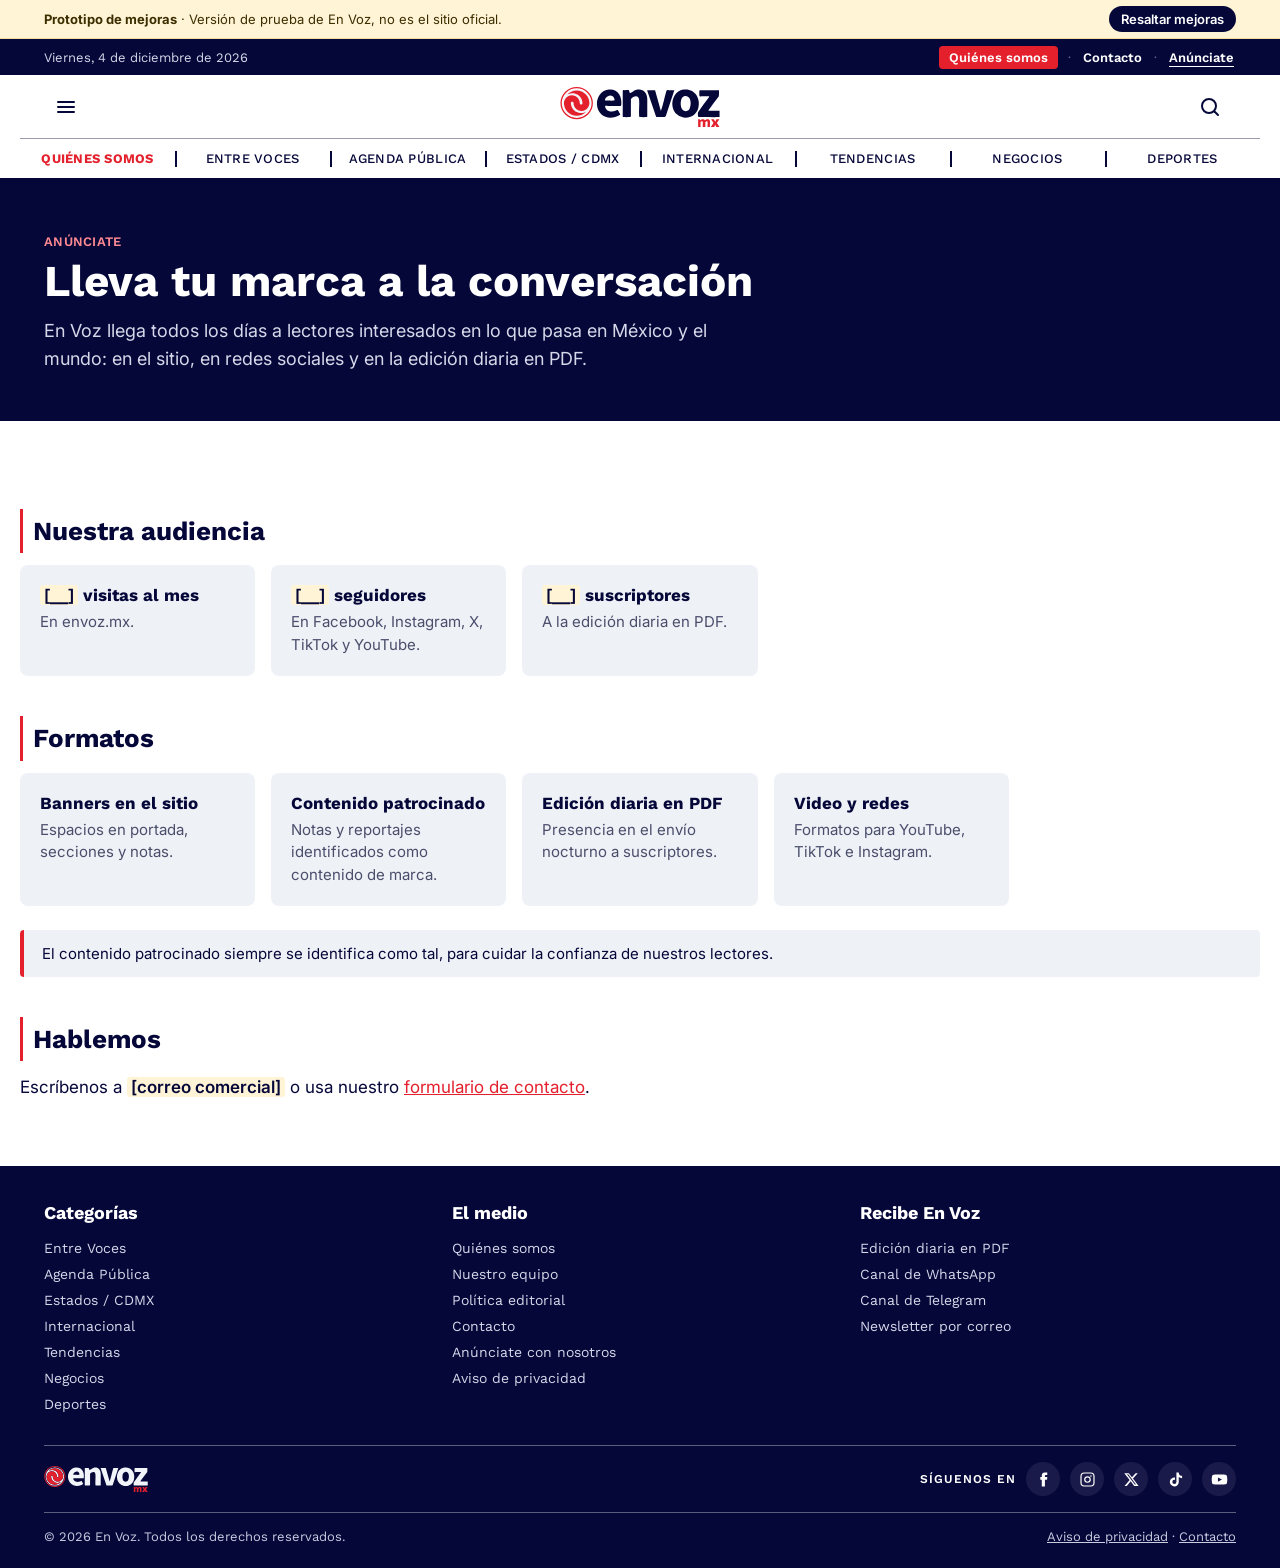
<file: anunciate.html>
<!DOCTYPE html>
<html lang="es-MX">
<head>
  <meta charset="utf-8">
  <meta name="viewport" content="width=device-width, initial-scale=1">
  <title>Anúnciate · En Voz (prototipo)</title>
  <meta name="description" content="Opciones de publicidad y alianzas con En Voz.">
  <meta name="robots" content="noindex, nofollow">
  <link rel="icon" href="assets/mark.svg" type="image/svg+xml">
  <link rel="preconnect" href="https://fonts.googleapis.com">
  <link rel="preconnect" href="https://fonts.gstatic.com" crossorigin>
  <link href="https://fonts.googleapis.com/css2?family=Inter:wght@400;500;600;700&family=Work+Sans:wght@400;500;600;700&display=swap" rel="stylesheet">
  <link rel="stylesheet" href="assets/styles.css?v=202611240909">
</head>
<body data-current="">
  <section class="page-hero mejora" data-mejora="Página nueva">
    <div class="container">
      <div class="kicker">Anúnciate</div>
      <h1>Lleva tu marca a la conversación</h1>
      <p>En Voz llega todos los días a lectores interesados en lo que pasa en México y el mundo: en el sitio, en redes sociales y en la edición diaria en PDF.</p>
    </div>
  </section>

  <main class="container page">
    <div class="prose"><h2>Nuestra audiencia</h2></div>
    <div class="grid-cards">
      <div class="info-card"><h3><span class="pending">[__]</span> visitas al mes</h3><p>En envoz.mx.</p></div>
      <div class="info-card"><h3><span class="pending">[__]</span> seguidores</h3><p>En Facebook, Instagram, X, TikTok y YouTube.</p></div>
      <div class="info-card"><h3><span class="pending">[__]</span> suscriptores</h3><p>A la edición diaria en PDF.</p></div>
    </div>
    <div class="prose"><h2>Formatos</h2></div>
    <div class="grid-cards">
      <div class="info-card"><h3>Banners en el sitio</h3><p>Espacios en portada, secciones y notas.</p></div>
      <div class="info-card"><h3>Contenido patrocinado</h3><p>Notas y reportajes identificados como contenido de marca.</p></div>
      <div class="info-card"><h3>Edición diaria en PDF</h3><p>Presencia en el envío nocturno a suscriptores.</p></div>
      <div class="info-card"><h3>Video y redes</h3><p>Formatos para YouTube, TikTok e Instagram.</p></div>
    </div>
    <p class="notice">El contenido patrocinado siempre se identifica como tal, para cuidar la confianza de nuestros lectores.</p>
    <div class="prose">
      <h2>Hablemos</h2>
      <p>Escríbenos a <span class="pending">[correo comercial]</span> o usa nuestro <a href="contacto.html">formulario de contacto</a>.</p>
    </div>
  </main>
  <script src="assets/app.js?v=202611240909"></script>
</body>
</html>
</file>
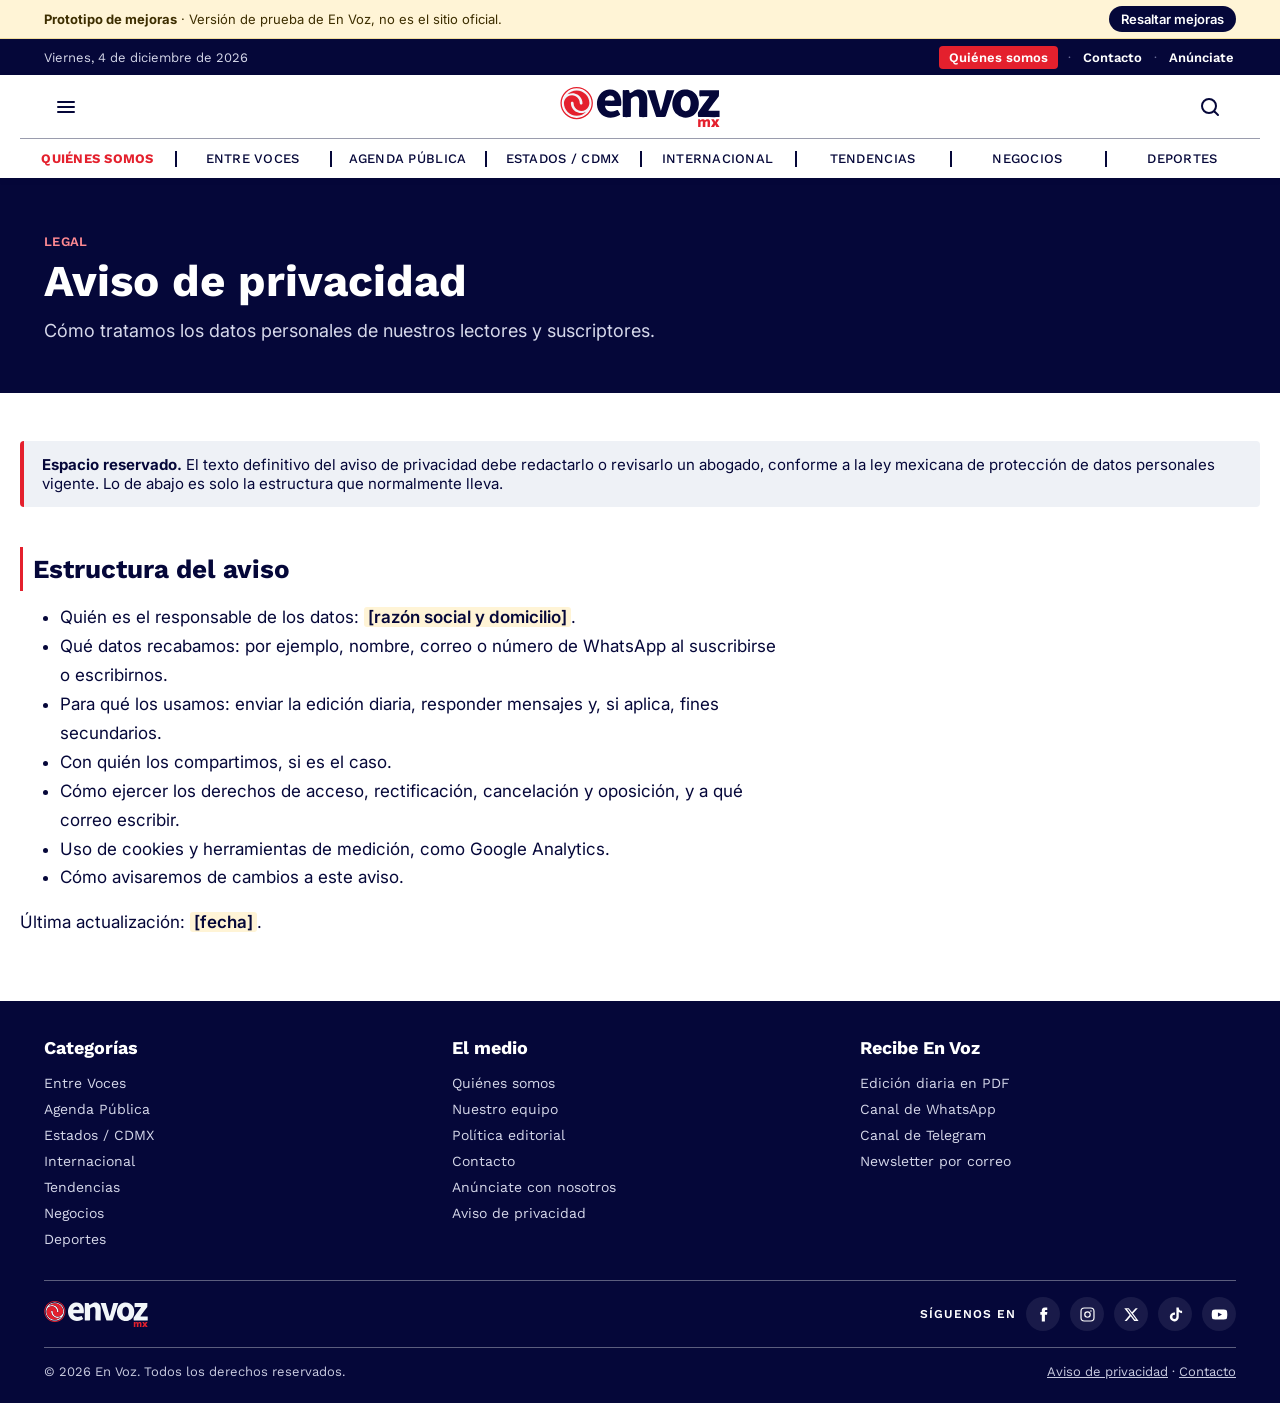
<file: aviso-de-privacidad.html>
<!DOCTYPE html>
<html lang="es-MX">
<head>
  <meta charset="utf-8">
  <meta name="viewport" content="width=device-width, initial-scale=1">
  <title>Aviso de privacidad · En Voz (prototipo)</title>
  <meta name="robots" content="noindex, nofollow">
  <link rel="icon" href="assets/mark.svg" type="image/svg+xml">
  <link rel="preconnect" href="https://fonts.googleapis.com">
  <link rel="preconnect" href="https://fonts.gstatic.com" crossorigin>
  <link href="https://fonts.googleapis.com/css2?family=Inter:wght@400;500;600;700&family=Work+Sans:wght@400;500;600;700&display=swap" rel="stylesheet">
  <link rel="stylesheet" href="assets/styles.css?v=202611240909">
</head>
<body data-current="">
  <section class="page-hero mejora" data-mejora="Página nueva">
    <div class="container">
      <div class="kicker">Legal</div>
      <h1>Aviso de privacidad</h1>
      <p>Cómo tratamos los datos personales de nuestros lectores y suscriptores.</p>
    </div>
  </section>

  <main class="container page">
    <p class="notice"><strong>Espacio reservado.</strong> El texto definitivo del aviso de privacidad debe redactarlo o revisarlo un abogado, conforme a la ley mexicana de protección de datos personales vigente. Lo de abajo es solo la estructura que normalmente lleva.</p>
    <div class="prose">
      <h2>Estructura del aviso</h2>
      <ul>
        <li>Quién es el responsable de los datos: <span class="pending">[razón social y domicilio]</span>.</li>
        <li>Qué datos recabamos: por ejemplo, nombre, correo o número de WhatsApp al suscribirse o escribirnos.</li>
        <li>Para qué los usamos: enviar la edición diaria, responder mensajes y, si aplica, fines secundarios.</li>
        <li>Con quién los compartimos, si es el caso.</li>
        <li>Cómo ejercer los derechos de acceso, rectificación, cancelación y oposición, y a qué correo escribir.</li>
        <li>Uso de cookies y herramientas de medición, como Google Analytics.</li>
        <li>Cómo avisaremos de cambios a este aviso.</li>
      </ul>
      <p>Última actualización: <span class="pending">[fecha]</span>.</p>
    </div>
  </main>
  <script src="assets/app.js?v=202611240909"></script>
</body>
</html>
</file>
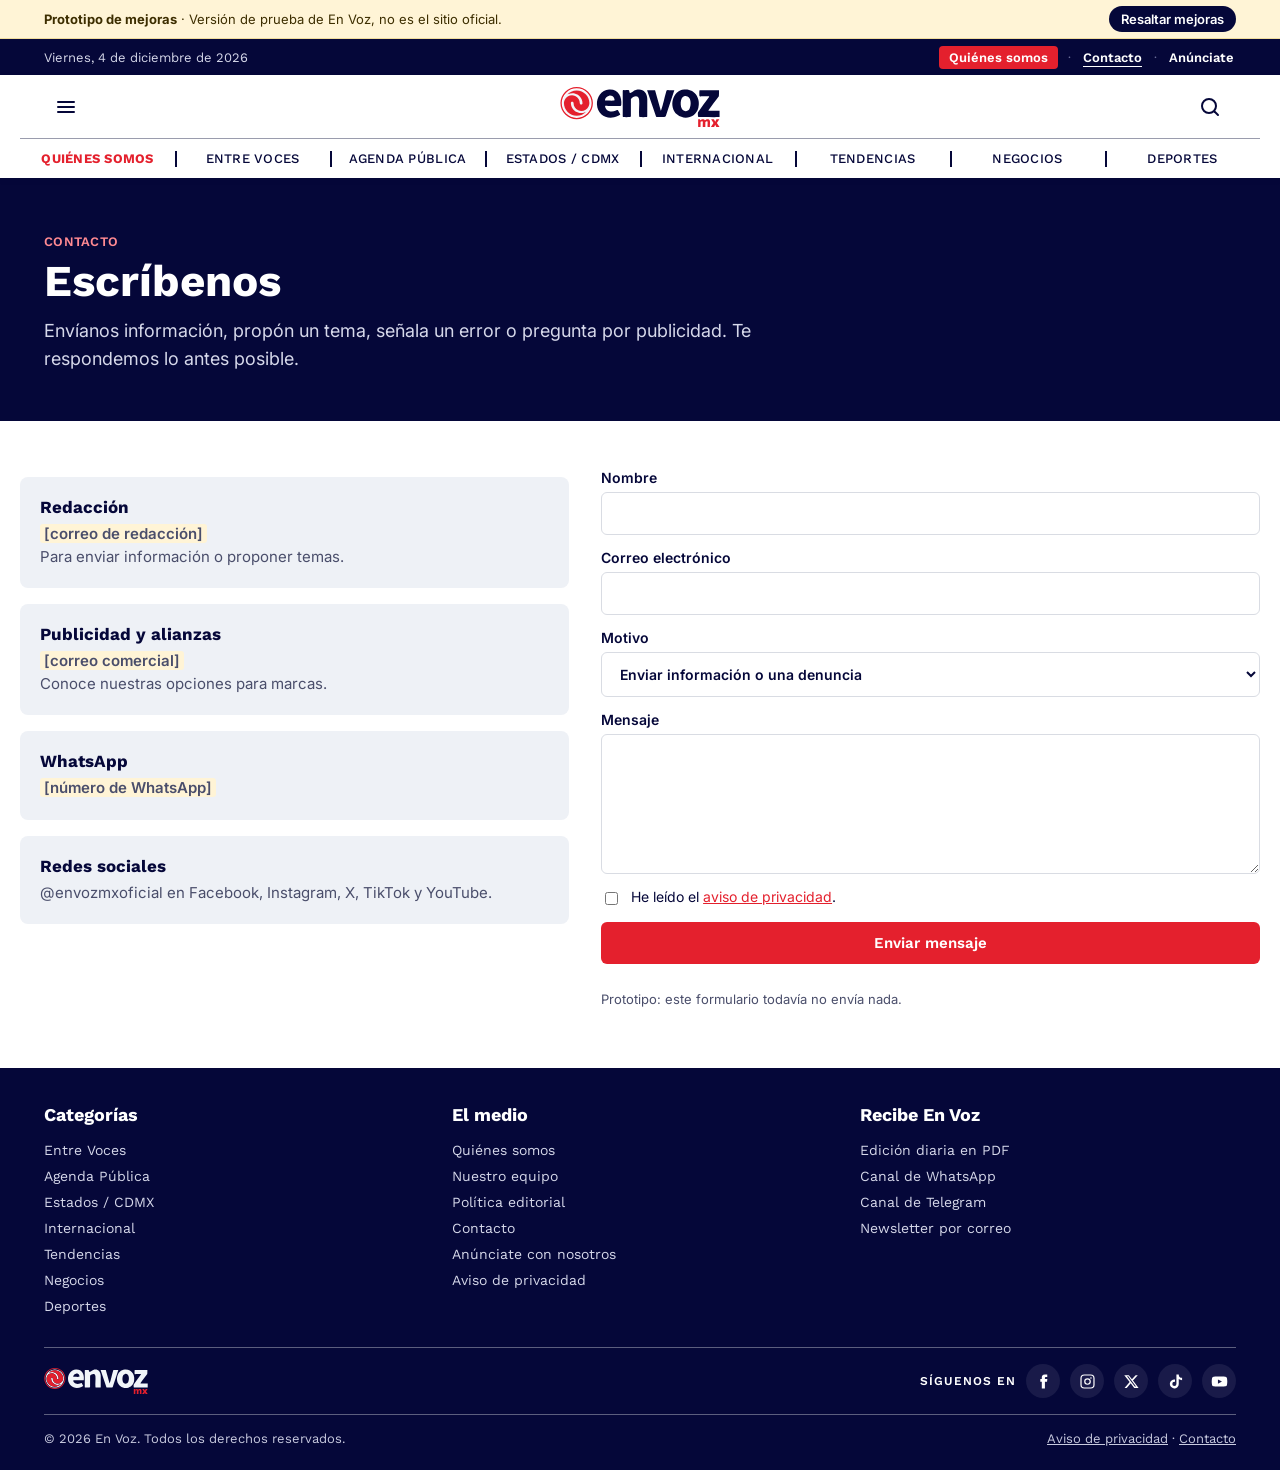
<file: contacto.html>
<!DOCTYPE html>
<html lang="es-MX">
<head>
  <meta charset="utf-8">
  <meta name="viewport" content="width=device-width, initial-scale=1">
  <title>Contacto · En Voz (prototipo)</title>
  <meta name="description" content="Escríbele a la redacción de En Voz.">
  <meta name="robots" content="noindex, nofollow">
  <link rel="icon" href="assets/mark.svg" type="image/svg+xml">
  <link rel="preconnect" href="https://fonts.googleapis.com">
  <link rel="preconnect" href="https://fonts.gstatic.com" crossorigin>
  <link href="https://fonts.googleapis.com/css2?family=Inter:wght@400;500;600;700&family=Work+Sans:wght@400;500;600;700&display=swap" rel="stylesheet">
  <link rel="stylesheet" href="assets/styles.css?v=202611240909">
</head>
<body data-current="">
  <section class="page-hero mejora" data-mejora="Página nueva">
    <div class="container">
      <div class="kicker">Contacto</div>
      <h1>Escríbenos</h1>
      <p>Envíanos información, propón un tema, señala un error o pregunta por publicidad. Te respondemos lo antes posible.</p>
    </div>
  </section>

  <main class="container page">
    <div class="contact-grid">
      <div>
        <div class="grid-cards" style="grid-template-columns:1fr">
          <div class="info-card"><h3>Redacción</h3><p><span class="pending">[correo de redacción]</span><br>Para enviar información o proponer temas.</p></div>
          <div class="info-card"><h3>Publicidad y alianzas</h3><p><span class="pending">[correo comercial]</span><br>Conoce nuestras <a href="anunciate.html">opciones para marcas</a>.</p></div>
          <div class="info-card"><h3>WhatsApp</h3><p><span class="pending">[número de WhatsApp]</span></p></div>
          <div class="info-card"><h3>Redes sociales</h3><p>@envozmxoficial en Facebook, Instagram, X, TikTok y YouTube.</p></div>
        </div>
      </div>
      <form class="form" onsubmit="event.preventDefault(); this.innerHTML='<p class=&quot;notice&quot;>¡Gracias! En el sitio real tu mensaje llegaría a la redacción.</p>';">
        <label>Nombre<input name="nombre" required autocomplete="name"></label>
        <label>Correo electrónico<input name="correo" type="email" required autocomplete="email"></label>
        <label>Motivo
          <select name="motivo">
            <option>Enviar información o una denuncia</option>
            <option>Proponer un tema</option>
            <option>Reportar un error en una nota</option>
            <option>Publicidad y alianzas</option>
            <option>Otro</option>
          </select>
        </label>
        <label>Mensaje<textarea name="mensaje" required></textarea></label>
        <label style="display:flex;gap:10px;align-items:flex-start;font-weight:400"><input type="checkbox" required style="margin-top:4px"> <span>He leído el <a href="aviso-de-privacidad.html" style="color:var(--red);text-decoration:underline">aviso de privacidad</a>.</span></label>
        <button class="btn btn-red" type="submit">Enviar mensaje</button>
        <p class="note">Prototipo: este formulario todavía no envía nada.</p>
      </form>
    </div>
  </main>
  <script src="assets/app.js?v=202611240909"></script>
</body>
</html>
</file>
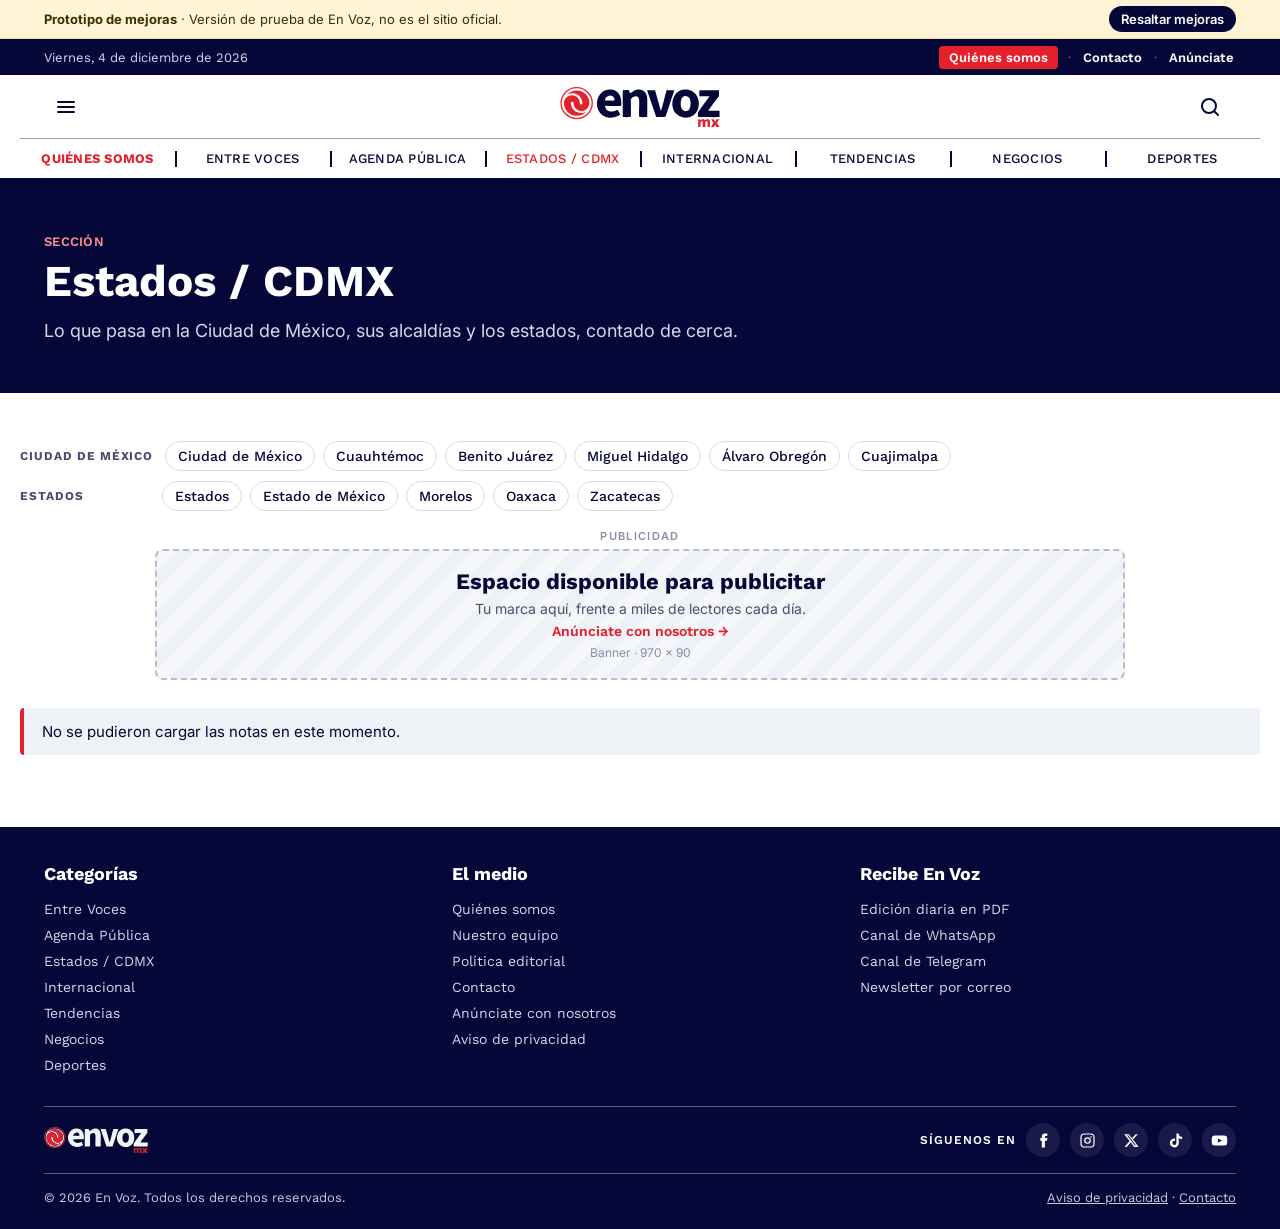
<file: estados.html>
<!DOCTYPE html>
<html lang="es-MX">
<head>
  <meta charset="utf-8">
  <meta name="viewport" content="width=device-width, initial-scale=1">
  <title>Estados y CDMX · En Voz (prototipo)</title>
  <meta name="description" content="Noticias de la Ciudad de México, sus alcaldías y los estados.">
  <meta name="robots" content="noindex, nofollow">
  <link rel="icon" href="assets/mark.svg" type="image/svg+xml">
  <link rel="preconnect" href="https://fonts.googleapis.com">
  <link rel="preconnect" href="https://fonts.gstatic.com" crossorigin>
  <link href="https://fonts.googleapis.com/css2?family=Inter:wght@400;500;600;700&family=Work+Sans:wght@400;500;600;700&display=swap" rel="stylesheet">
  <link rel="stylesheet" href="assets/styles.css?v=202611240909">
</head>
<body data-current="estados-cdmx">
  <section class="page-hero">
    <div class="container">
      <div class="kicker">Sección</div>
      <h1>Estados / CDMX</h1>
      <p>Lo que pasa en la Ciudad de México, sus alcaldías y los estados, contado de cerca.</p>
    </div>
  </section>
  <main class="container page" id="estados-page" aria-live="polite"><p class="search-hint">Cargando…</p></main>
  <script src="assets/data.js?v=202611240909"></script>
  <script src="assets/app.js?v=202611240909"></script>
</body>
</html>
</file>
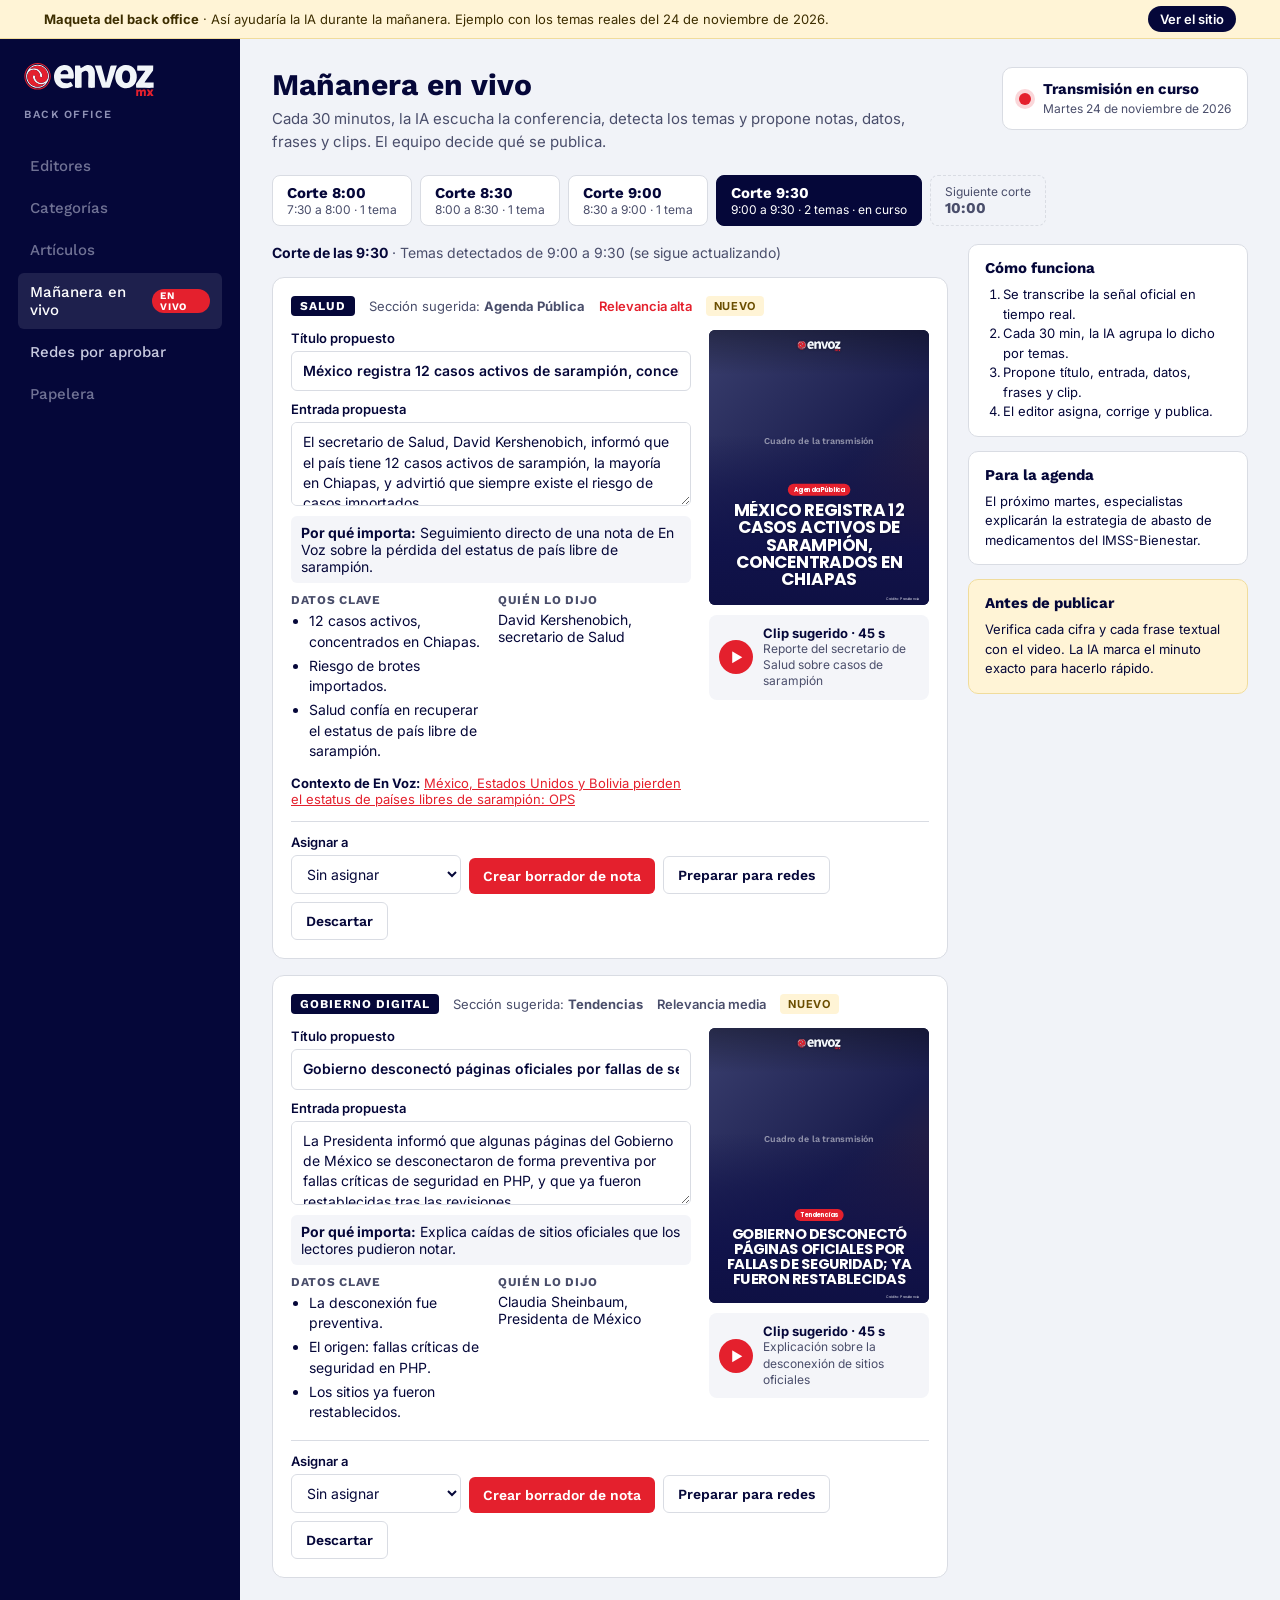
<file: mananera.html>
<!DOCTYPE html>
<html lang="es-MX">
<head>
  <meta charset="utf-8">
  <meta name="viewport" content="width=device-width, initial-scale=1">
  <title>Mañanera en vivo · Back office En Voz (maqueta)</title>
  <meta name="robots" content="noindex, nofollow">
  <link rel="icon" href="assets/mark.svg" type="image/svg+xml">
  <link rel="preconnect" href="https://fonts.googleapis.com">
  <link rel="preconnect" href="https://fonts.gstatic.com" crossorigin>
  <link href="https://fonts.googleapis.com/css2?family=Inter:wght@400;500;600;700&family=Poppins:wght@600;700;800&family=Work+Sans:wght@500;600;700&display=swap" rel="stylesheet">
  <link rel="stylesheet" href="assets/styles.css?v=202611240909">
  <link rel="stylesheet" href="assets/redes.css?v=202611240909">
</head>
<body class="bo">
  <div class="proto-bar" role="note"><div class="container">
    <span><strong>Maqueta del back office</strong> · Así ayudaría la IA durante la mañanera. Ejemplo con los temas reales del 24 de noviembre de 2026.</span>
    <a class="proto-toggle" href="index.html">Ver el sitio</a>
  </div></div>

  <div class="bo-layout">
    <aside class="bo-side" aria-label="Menú del back office">
      <img src="assets/logo-white.svg" alt="En Voz" class="bo-logo">
      <p class="bo-label">Back office</p>
      <nav>
        <a href="#" aria-disabled="true">Editores</a>
        <a href="#" aria-disabled="true">Categorías</a>
        <a href="#" aria-disabled="true">Artículos</a>
        <a href="mananera.html" aria-current="page">Mañanera en vivo <span class="bo-badge live">EN VIVO</span></a>
        <a href="redes.html">Redes por aprobar</a>
        <a href="#" aria-disabled="true">Papelera</a>
      </nav>
    </aside>

    <main class="bo-main">
      <header class="bo-head">
        <div>
          <h1>Mañanera en vivo</h1>
          <p>Cada 30 minutos, la IA escucha la conferencia, detecta los temas y propone notas, datos, frases y clips. El equipo decide qué se publica.</p>
        </div>
        <div class="mz-status" aria-live="polite">
          <span class="mz-dot"></span>
          <div><b>Transmisión en curso</b><small id="mz-fecha"></small></div>
        </div>
      </header>

      <div class="mz-cortes" role="tablist" id="mz-cortes"></div>
      <div class="mz-layout">
        <div id="mz-temas" class="mz-temas" aria-live="polite"></div>
        <aside class="mz-side">
          <div class="mz-box">
            <h2>Cómo funciona</h2>
            <ol>
              <li>Se transcribe la señal oficial en tiempo real.</li>
              <li>Cada 30 min, la IA agrupa lo dicho por temas.</li>
              <li>Propone título, entrada, datos, frases y clip.</li>
              <li>El editor asigna, corrige y publica.</li>
            </ol>
          </div>
          <div class="mz-box">
            <h2>Para la agenda</h2>
            <p id="mz-agenda"></p>
          </div>
          <div class="mz-box warn">
            <h2>Antes de publicar</h2>
            <p>Verifica cada cifra y cada frase textual con el video. La IA marca el minuto exacto para hacerlo rápido.</p>
          </div>
        </aside>
      </div>
    </main>
  </div>

  <div class="bo-toast" id="toast" role="status" aria-live="polite"></div>
  <script src="assets/mananera-demo.js?v=202611240909"></script>
  <script src="assets/mananera.js?v=202611240909"></script>
</body>
</html>
</file>
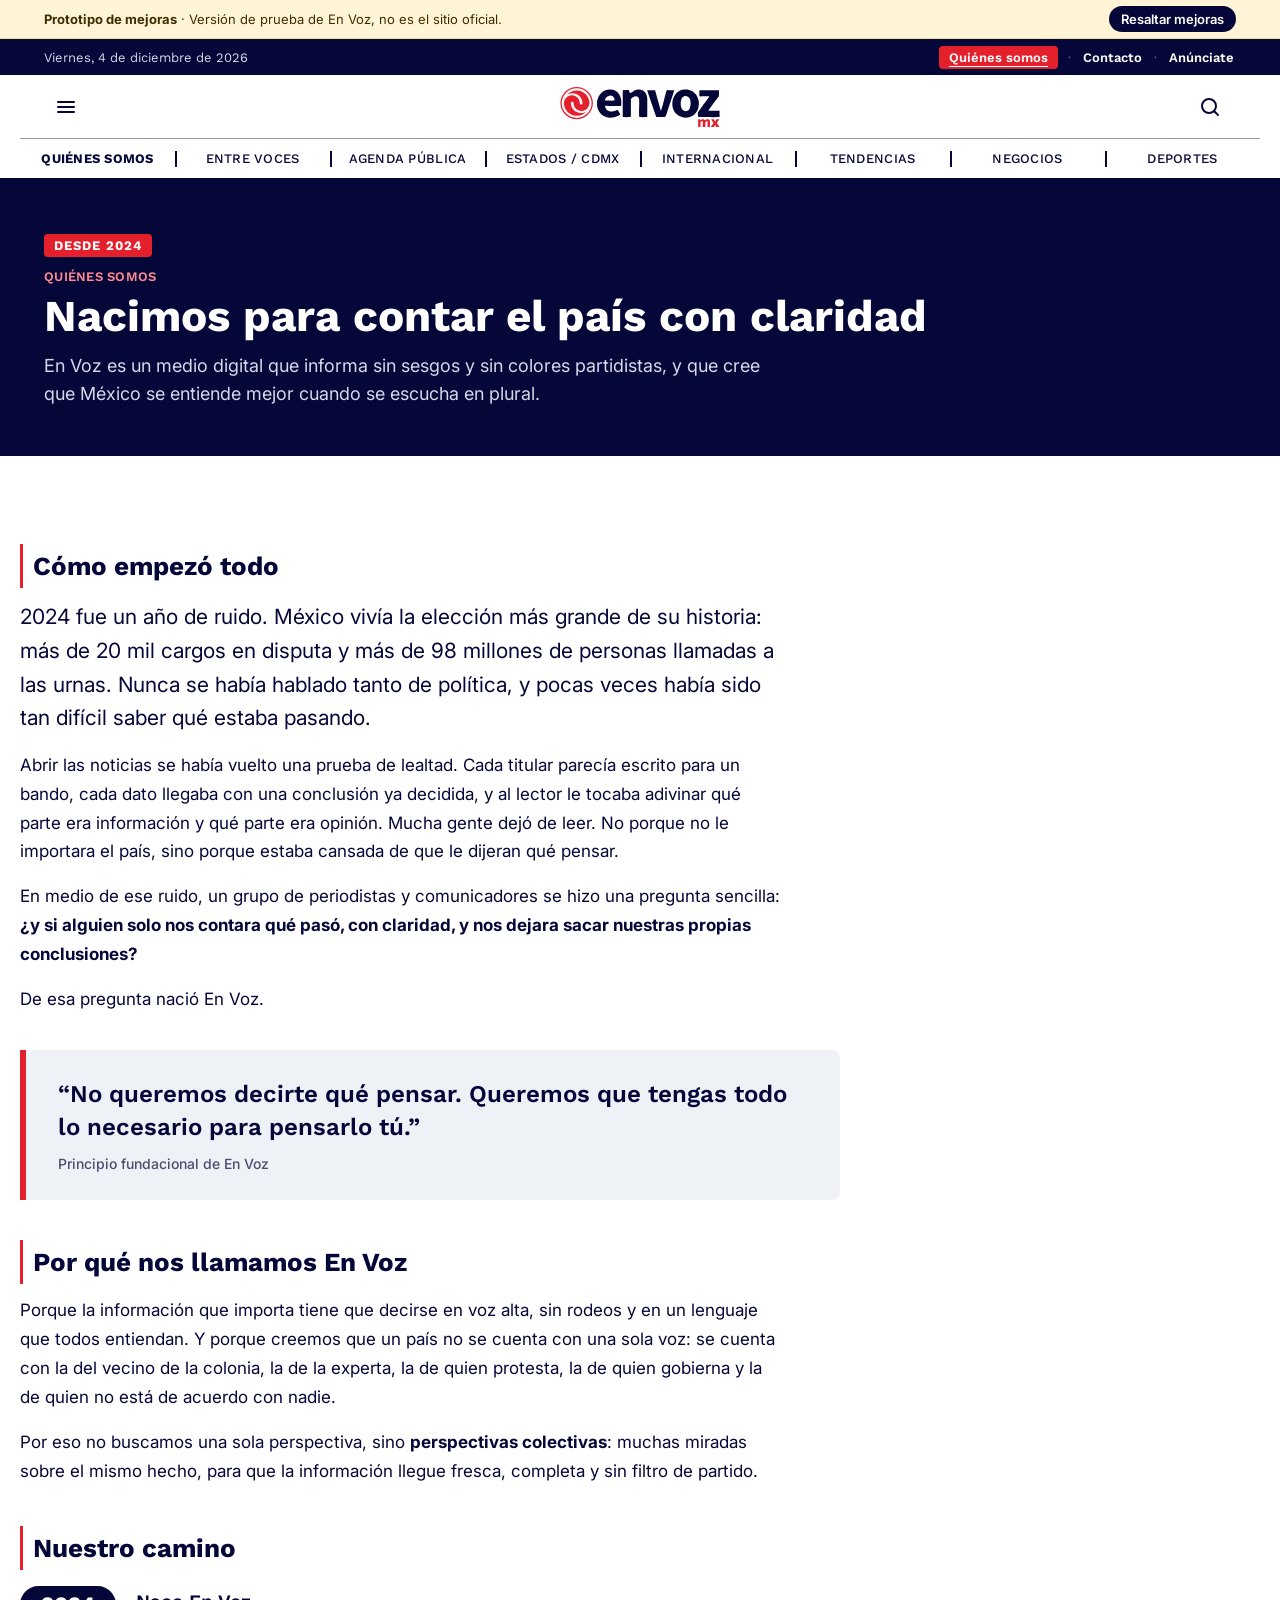
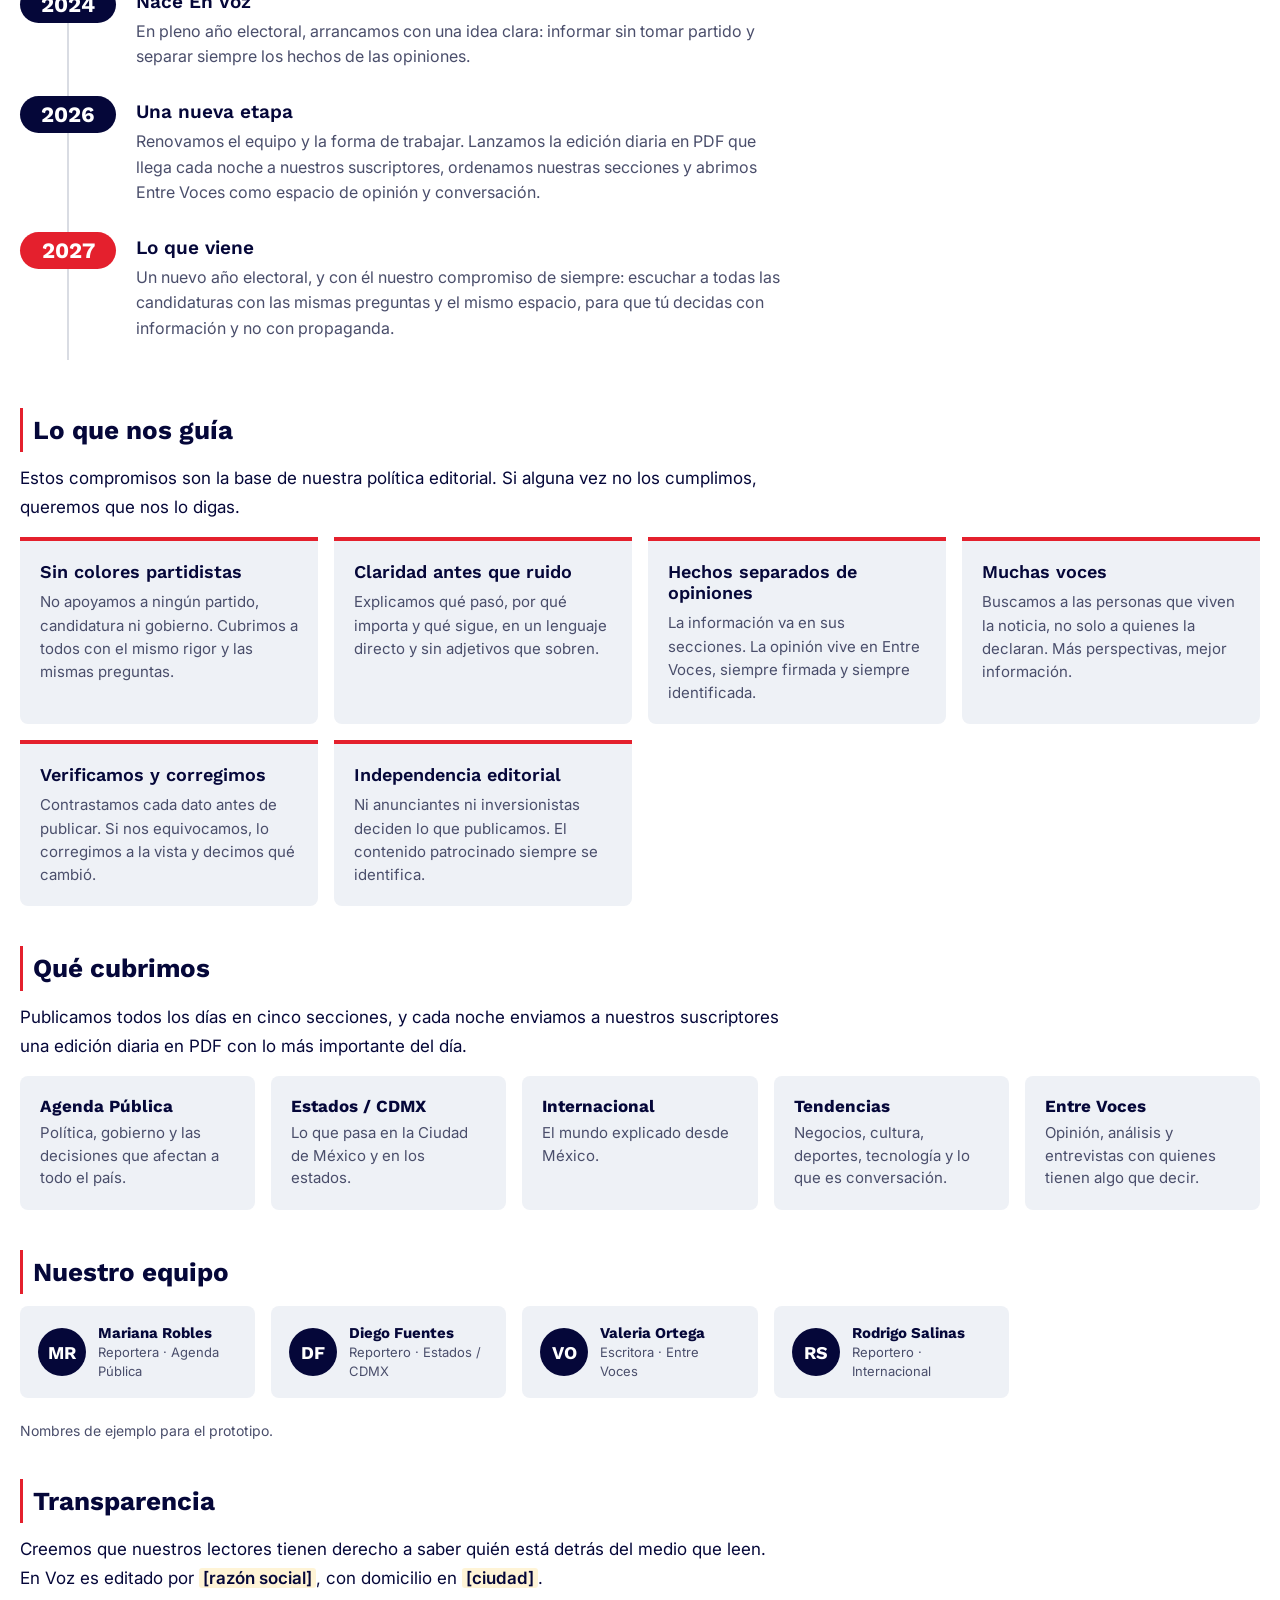
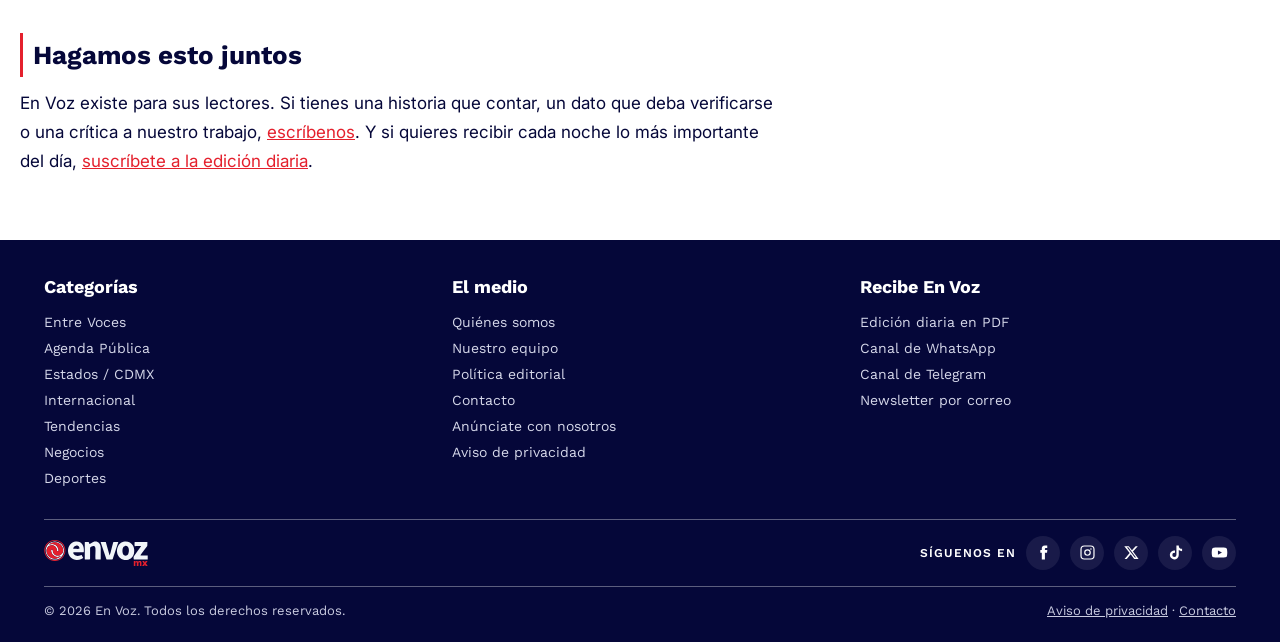
<file: quienes-somos.html>
<!DOCTYPE html>
<html lang="es-MX">
<head>
  <meta charset="utf-8">
  <meta name="viewport" content="width=device-width, initial-scale=1">
  <title>Quiénes somos · En Voz (prototipo)</title>
  <meta name="description" content="En Voz nació en 2024 para informar con claridad, sin sesgos y sin colores partidistas, desde muchas voces.">
  <meta name="robots" content="noindex, nofollow">
  <link rel="icon" href="assets/mark.svg" type="image/svg+xml">
  <link rel="preconnect" href="https://fonts.googleapis.com">
  <link rel="preconnect" href="https://fonts.gstatic.com" crossorigin>
  <link href="https://fonts.googleapis.com/css2?family=Inter:wght@400;500;600;700&family=Work+Sans:wght@400;500;600;700&display=swap" rel="stylesheet">
  <link rel="stylesheet" href="assets/styles.css?v=202611240909">
</head>
<body data-current="">
  <section class="page-hero mejora" data-mejora="Página nueva">
    <div class="container">
      <span class="eyebrow-year">DESDE 2024</span>
      <div class="kicker">Quiénes somos</div>
      <h1>Nacimos para contar el país con claridad</h1>
      <p>En Voz es un medio digital que informa sin sesgos y sin colores partidistas, y que cree que México se entiende mejor cuando se escucha en plural.</p>
    </div>
  </section>

  <main class="container page">
    <div class="prose">
      <h2>Cómo empezó todo</h2>
      <p class="lead">2024 fue un año de ruido. México vivía la elección más grande de su historia: más de 20 mil cargos en disputa y más de 98 millones de personas llamadas a las urnas. Nunca se había hablado tanto de política, y pocas veces había sido tan difícil saber qué estaba pasando.</p>
      <p>Abrir las noticias se había vuelto una prueba de lealtad. Cada titular parecía escrito para un bando, cada dato llegaba con una conclusión ya decidida, y al lector le tocaba adivinar qué parte era información y qué parte era opinión. Mucha gente dejó de leer. No porque no le importara el país, sino porque estaba cansada de que le dijeran qué pensar.</p>
      <p>En medio de ese ruido, un grupo de periodistas y comunicadores se hizo una pregunta sencilla: <strong>¿y si alguien solo nos contara qué pasó, con claridad, y nos dejara sacar nuestras propias conclusiones?</strong></p>
      <p>De esa pregunta nació En Voz.</p>
    </div>

    <blockquote class="pullquote">
      “No queremos decirte qué pensar. Queremos que tengas todo lo necesario para pensarlo tú.”
      <cite>Principio fundacional de En Voz</cite>
    </blockquote>

    <div class="prose">
      <h2>Por qué nos llamamos En Voz</h2>
      <p>Porque la información que importa tiene que decirse en voz alta, sin rodeos y en un lenguaje que todos entiendan. Y porque creemos que un país no se cuenta con una sola voz: se cuenta con la del vecino de la colonia, la de la experta, la de quien protesta, la de quien gobierna y la de quien no está de acuerdo con nadie.</p>
      <p>Por eso no buscamos una sola perspectiva, sino <strong>perspectivas colectivas</strong>: muchas miradas sobre el mismo hecho, para que la información llegue fresca, completa y sin filtro de partido.</p>

      <h2>Nuestro camino</h2>
    </div>
    <ol class="timeline">
      <li><span class="year">2024</span><div><h3>Nace En Voz</h3><p>En pleno año electoral, arrancamos con una idea clara: informar sin tomar partido y separar siempre los hechos de las opiniones.</p></div></li>
      <li><span class="year">2026</span><div><h3>Una nueva etapa</h3><p>Renovamos el equipo y la forma de trabajar. Lanzamos la edición diaria en PDF que llega cada noche a nuestros suscriptores, ordenamos nuestras secciones y abrimos Entre Voces como espacio de opinión y conversación.</p></div></li>
      <li><span class="year">2027</span><div><h3>Lo que viene</h3><p>Un nuevo año electoral, y con él nuestro compromiso de siempre: escuchar a todas las candidaturas con las mismas preguntas y el mismo espacio, para que tú decidas con información y no con propaganda.</p></div></li>
    </ol>

    <div class="prose">
      <h2 id="principios">Lo que nos guía</h2>
      <p>Estos compromisos son la base de nuestra política editorial. Si alguna vez no los cumplimos, queremos que nos lo digas.</p>
    </div>
    <div class="pillars">
      <div class="pillar"><h3>Sin colores partidistas</h3><p>No apoyamos a ningún partido, candidatura ni gobierno. Cubrimos a todos con el mismo rigor y las mismas preguntas.</p></div>
      <div class="pillar"><h3>Claridad antes que ruido</h3><p>Explicamos qué pasó, por qué importa y qué sigue, en un lenguaje directo y sin adjetivos que sobren.</p></div>
      <div class="pillar"><h3>Hechos separados de opiniones</h3><p>La información va en sus secciones. La opinión vive en Entre Voces, siempre firmada y siempre identificada.</p></div>
      <div class="pillar"><h3>Muchas voces</h3><p>Buscamos a las personas que viven la noticia, no solo a quienes la declaran. Más perspectivas, mejor información.</p></div>
      <div class="pillar"><h3>Verificamos y corregimos</h3><p>Contrastamos cada dato antes de publicar. Si nos equivocamos, lo corregimos a la vista y decimos qué cambió.</p></div>
      <div class="pillar"><h3>Independencia editorial</h3><p>Ni anunciantes ni inversionistas deciden lo que publicamos. El contenido patrocinado siempre se identifica.</p></div>
    </div>

    <div class="prose">
      <h2>Qué cubrimos</h2>
      <p>Publicamos todos los días en cinco secciones, y cada noche enviamos a nuestros suscriptores una edición diaria en PDF con lo más importante del día.</p>
    </div>
    <div class="grid-cards">
      <div class="info-card"><h3>Agenda Pública</h3><p>Política, gobierno y las decisiones que afectan a todo el país.</p></div>
      <div class="info-card"><h3>Estados / CDMX</h3><p>Lo que pasa en la Ciudad de México y en los estados.</p></div>
      <div class="info-card"><h3>Internacional</h3><p>El mundo explicado desde México.</p></div>
      <div class="info-card"><h3>Tendencias</h3><p>Negocios, cultura, deportes, tecnología y lo que es conversación.</p></div>
      <div class="info-card"><h3>Entre Voces</h3><p>Opinión, análisis y entrevistas con quienes tienen algo que decir.</p></div>
    </div>

    <div class="prose">
      <h2 id="equipo">Nuestro equipo</h2>
    </div>
    <div class="team">
      <div class="person"><div class="avatar">MR</div><div><strong>Mariana Robles</strong><span>Reportera · Agenda Pública</span></div></div>
      <div class="person"><div class="avatar">DF</div><div><strong>Diego Fuentes</strong><span>Reportero · Estados / CDMX</span></div></div>
      <div class="person"><div class="avatar">VO</div><div><strong>Valeria Ortega</strong><span>Escritora · Entre Voces</span></div></div>
      <div class="person"><div class="avatar">RS</div><div><strong>Rodrigo Salinas</strong><span>Reportero · Internacional</span></div></div>
    </div>
    <p class="search-hint">Nombres de ejemplo para el prototipo.</p>

    <div class="prose">
      <h2>Transparencia</h2>
      <p>Creemos que nuestros lectores tienen derecho a saber quién está detrás del medio que leen. En Voz es editado por <span class="pending">[razón social]</span>, con domicilio en <span class="pending">[ciudad]</span>.</p>

      <h2>Hagamos esto juntos</h2>
      <p>En Voz existe para sus lectores. Si tienes una historia que contar, un dato que deba verificarse o una crítica a nuestro trabajo, <a href="contacto.html">escríbenos</a>. Y si quieres recibir cada noche lo más importante del día, <a href="index.html#suscribete">suscríbete a la edición diaria</a>.</p>
    </div>
  </main>
  <script src="assets/app.js?v=202611240909"></script>
</body>
</html>
</file>
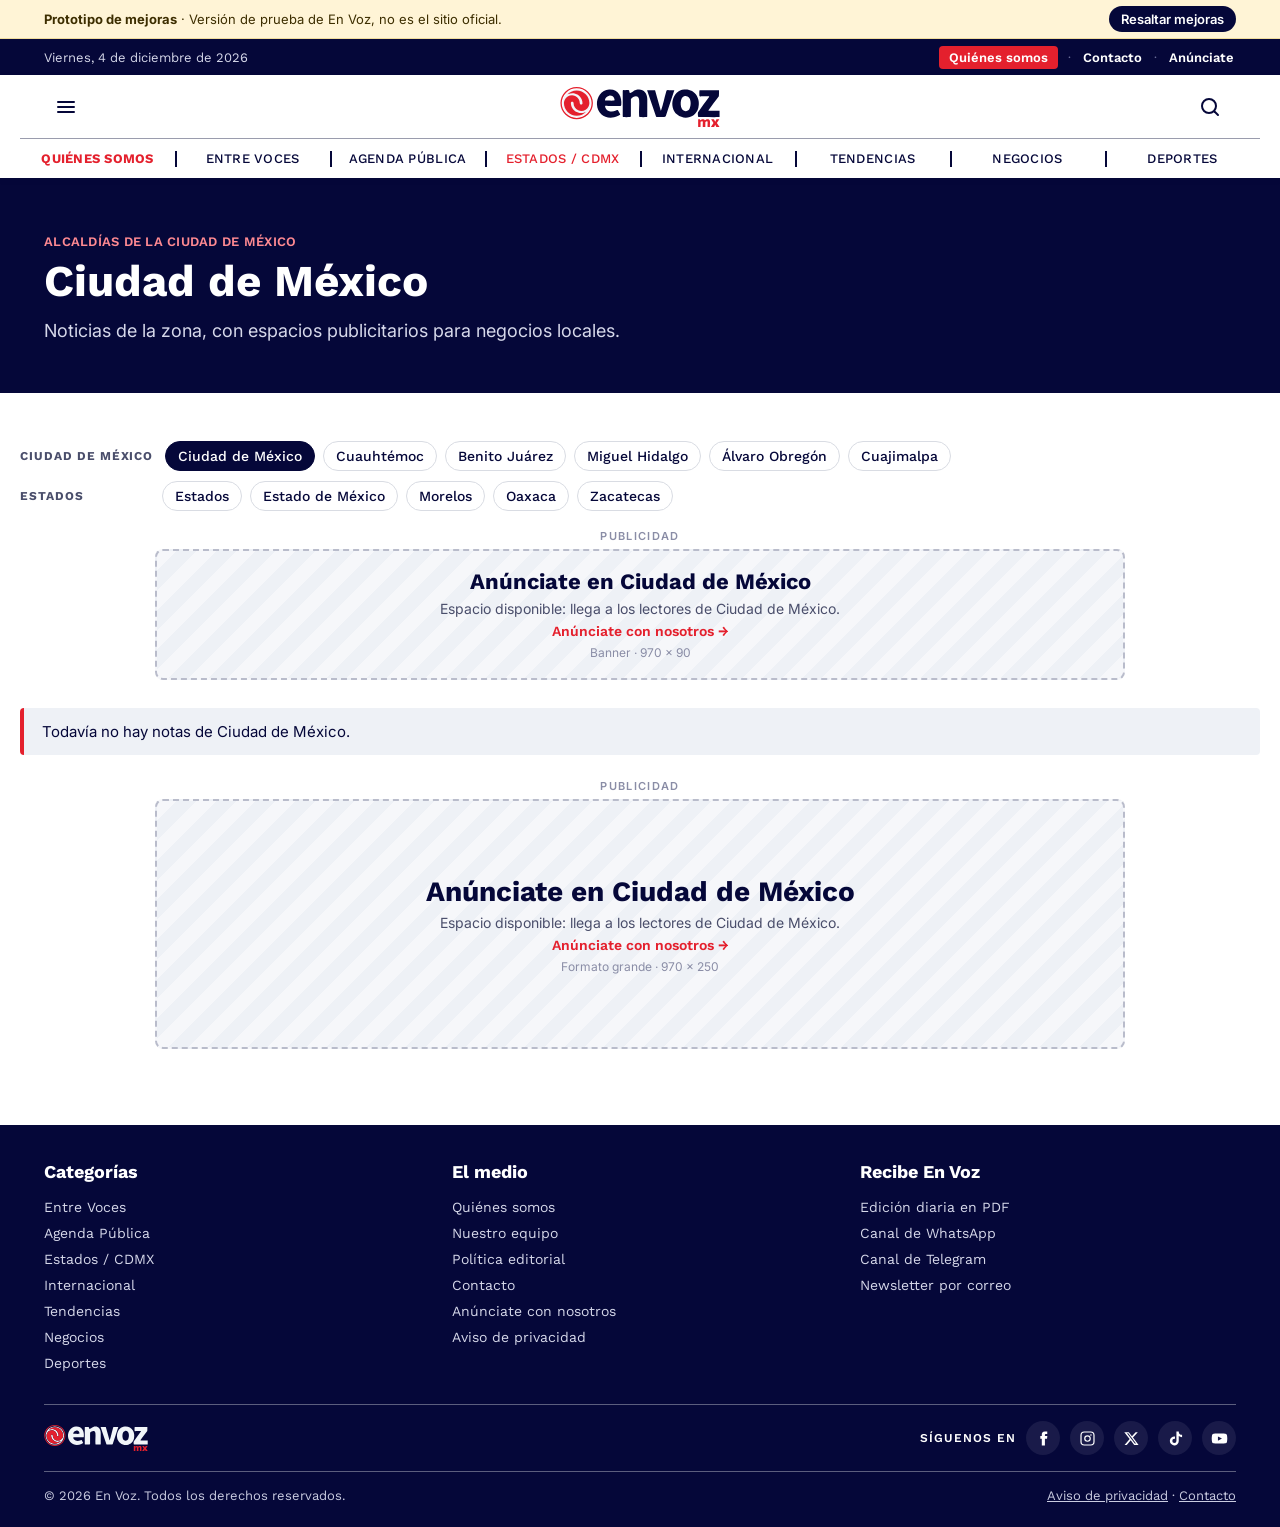
<file: region.html>
<!DOCTYPE html>
<html lang="es-MX">
<head>
  <meta charset="utf-8">
  <meta name="viewport" content="width=device-width, initial-scale=1">
  <title>Estado o alcaldía · En Voz (prototipo)</title>
  <meta name="description" content="Noticias por estado y alcaldía en En Voz.">
  <meta name="robots" content="noindex, nofollow">
  <link rel="icon" href="assets/mark.svg" type="image/svg+xml">
  <link rel="preconnect" href="https://fonts.googleapis.com">
  <link rel="preconnect" href="https://fonts.gstatic.com" crossorigin>
  <link href="https://fonts.googleapis.com/css2?family=Inter:wght@400;500;600;700&family=Work+Sans:wght@400;500;600;700&display=swap" rel="stylesheet">
  <link rel="stylesheet" href="assets/styles.css?v=202611240909">
</head>
<body data-current="estados-cdmx">
  <section class="page-hero">
    <div class="container">
      <div class="kicker" id="region-kicker">Estados</div>
      <h1 id="region-title">Estado</h1>
      <p>Noticias de la zona, con espacios publicitarios para negocios locales.</p>
    </div>
  </section>
  <main class="container page" id="region-page" aria-live="polite"><p class="search-hint">Cargando…</p></main>
  <script src="assets/data.js?v=202611240909"></script>
  <script src="assets/app.js?v=202611240909"></script>
</body>
</html>
</file>
<file: assets/styles.css>
/* ============================================================
   En Voz — prototipo de mejoras
   Colores y tipografías tomados del sitio actual envoz.mx
   ============================================================ */
:root {
  --navy: #050739;
  --red: #E4202D;
  --card: #EEF1F6;
  --line: #D9DCE3;
  --text: #050739;
  --muted: #4A4E6B;
  --white: #FFFFFF;
  --max: 1240px;
  --radius: 6px;
  --font-head: 'Work Sans', system-ui, sans-serif;
  --font-body: 'Inter', system-ui, sans-serif;
}

* { box-sizing: border-box; }
html { scroll-behavior: smooth; }
body {
  margin: 0;
  overflow-x: clip;
  font-family: var(--font-body);
  font-size: 15px;
  color: var(--text);
  background: var(--white);
  -webkit-font-smoothing: antialiased;
}
a { color: inherit; text-decoration: none; }
img { display: block; max-width: 100%; }
button { font: inherit; color: inherit; background: none; border: 0; cursor: pointer; }
.container { max-width: var(--max); margin: 0 auto; padding: 0 24px; }
.sr-only { position: absolute; width: 1px; height: 1px; overflow: hidden; clip: rect(0 0 0 0); white-space: nowrap; }
:focus-visible { outline: 3px solid var(--red); outline-offset: 2px; }

/* ---------- Barra de prototipo ---------- */
.proto-bar {
  background: #FFF4D6;
  color: #3D2E00;
  font-size: 13px;
  border-bottom: 1px solid #F0DC9C;
}
.proto-bar .container { display: flex; align-items: center; justify-content: space-between; gap: 12px; min-height: 38px; flex-wrap: wrap; }
.proto-bar strong { font-weight: 700; }
.proto-toggle {
  display: inline-flex; align-items: center; gap: 8px;
  font-weight: 600; font-size: 13px;
  padding: 5px 12px; border-radius: 999px;
  background: var(--navy); color: var(--white);
}
.proto-toggle[aria-pressed="true"] { background: var(--red); }

/* ---------- Encabezado ---------- */
.site-header { position: sticky; top: 0; z-index: 40; background: var(--white); box-shadow: 0 2px 6px rgba(5,7,57,.08); }
.header-top { display: grid; grid-template-columns: 48px 1fr 48px; align-items: center; height: 64px; border-bottom: 1px solid #9A9CAD; }
.header-top .logo { justify-self: center; }
.header-top .logo img { height: 40px; width: auto; }
.icon-btn { width: 44px; height: 44px; display: grid; place-items: center; border-radius: 50%; }
.icon-btn:hover { background: var(--card); }
.icon-btn svg { width: 24px; height: 24px; }

.cat-nav { font-family: var(--font-head); }
.cat-nav ul { list-style: none; margin: 0 auto; padding: 0; display: flex; justify-content: space-between; align-items: center; max-width: var(--max); overflow-x: auto; }
.cat-nav li { flex: 1; text-align: center; position: relative; }
.cat-nav li + li::before { content: ""; position: absolute; left: 0; top: 50%; height: 16px; margin-top: -8px; width: 1.5px; background: var(--navy); }
.cat-nav a { display: block; padding: 12px 10px; font-size: 13px; font-weight: 500; letter-spacing: .02em; text-transform: uppercase; white-space: nowrap; }
.cat-nav a:hover, .cat-nav a[aria-current="page"] { color: var(--red); }

/* ---------- Menú lateral ---------- */
.drawer-backdrop { position: fixed; inset: 0; background: rgba(5,7,57,.45); z-index: 60; opacity: 0; pointer-events: none; transition: opacity .2s; }
.drawer { position: fixed; top: 0; left: 0; bottom: 0; width: min(340px, 88vw); background: var(--white); z-index: 61; transform: translateX(-100%); transition: transform .25s ease; overflow-y: auto; padding: 20px 24px 32px; font-family: var(--font-head); }
body.drawer-open .drawer { transform: none; }
body.drawer-open .drawer-backdrop { opacity: 1; pointer-events: auto; }
.drawer h2 { font-size: 12px; letter-spacing: .12em; text-transform: uppercase; color: var(--red); margin: 28px 0 8px; }
.drawer ul { list-style: none; margin: 0; padding: 0; }
.drawer a { display: block; padding: 10px 0; font-size: 17px; font-weight: 500; border-bottom: 1px solid var(--card); }
.drawer a:hover { color: var(--red); }
.drawer-head { display: flex; align-items: center; justify-content: space-between; }
.drawer-head img { height: 32px; }

/* ---------- Buscador ---------- */
.search-panel { position: fixed; inset: 0; z-index: 70; background: rgba(255,255,255,.98); display: none; overflow-y: auto; }
body.search-open .search-panel { display: block; }
.search-panel .container { max-width: 820px; padding-top: 40px; padding-bottom: 60px; }
.search-row { display: flex; gap: 12px; align-items: center; border-bottom: 3px solid var(--navy); }
.search-row input { flex: 1; border: 0; font: 600 28px var(--font-head); color: var(--navy); padding: 12px 0; background: transparent; outline: none; }
.search-hint { color: var(--muted); font-size: 14px; margin: 12px 0 24px; }
.search-results { list-style: none; margin: 0; padding: 0; }
.search-results li a { display: grid; grid-template-columns: 96px 1fr; gap: 16px; padding: 14px 0; border-bottom: 1px solid var(--line); align-items: center; }
.search-results img { width: 96px; height: 64px; object-fit: cover; border-radius: 4px; }
.search-results .kicker { margin-bottom: 4px; }

/* ---------- Tarjetas y piezas comunes ---------- */
.kicker { font-family: var(--font-head); font-size: 13px; font-weight: 600; color: var(--red); text-transform: uppercase; letter-spacing: .02em; }
.title-bar { border-left: 2px solid var(--red); padding-left: 8px; font-family: var(--font-head); font-weight: 600; color: var(--navy); line-height: 1.35; }
.time { font-family: var(--font-head); font-size: 12px; color: var(--navy); letter-spacing: .03em; margin-top: 6px; padding-left: 10px; }
.clamp-2 { display: -webkit-box; -webkit-line-clamp: 2; -webkit-box-orient: vertical; overflow: hidden; }
.clamp-3 { display: -webkit-box; -webkit-line-clamp: 3; -webkit-box-orient: vertical; overflow: hidden; }
.thumb { width: 100%; aspect-ratio: 16 / 9; object-fit: cover; background: var(--card); border-radius: var(--radius); }
a.card-link:hover .title-bar { color: var(--red); }

/* Portada */
.hero { display: grid; grid-template-columns: 2fr 1fr; gap: 12px; margin: 12px 0 28px; }
.hero-main { background: var(--card); border-radius: var(--radius); overflow: hidden; display: flex; flex-direction: column; }
.hero-main img { width: 100%; aspect-ratio: 16 / 10; object-fit: cover; }
.hero-main .body { padding: 14px 14px 18px; }
.hero-main .title-bar { font-size: 24px; margin-top: 8px; }
.hero-main .excerpt { margin: 10px 0 0 10px; color: var(--muted); font-size: 15px; line-height: 1.5; }
.hero-side { display: grid; grid-template-rows: repeat(4, 1fr); gap: 12px; }
.side-card { background: var(--card); border-radius: var(--radius); padding: 10px; display: grid; grid-template-columns: 112px 1fr; gap: 10px; align-items: center; }
.side-card img { width: 112px; height: 84px; object-fit: cover; border-radius: 4px; }
.side-card .title-bar { font-size: 14px; margin-top: 6px; }

/* Títulos de sección */
.section { margin: 0 0 36px; }
.section-head { display: flex; align-items: center; justify-content: space-between; margin-bottom: 12px; }
.section-title { display: flex; align-items: center; gap: 6px; font-family: var(--font-head); font-size: 20px; font-weight: 600; margin: 0; }
.section-title img, .section-title svg { width: 22px; height: 22px; }
.arrows { display: flex; gap: 4px; }
.arrows button { width: 36px; height: 36px; border-radius: 50%; display: grid; place-items: center; }
.arrows button:hover { background: var(--card); }
.arrows svg { width: 22px; height: 22px; }
.see-all { display: block; width: max-content; margin: 18px auto 0; font-family: var(--font-head); font-size: 13px; font-weight: 600; letter-spacing: .04em; text-transform: uppercase; padding: 8px 18px; border-radius: 4px; }
.see-all:hover { background: var(--card); color: var(--red); }

/* Carrusel */
.carousel { display: grid; grid-auto-flow: column; grid-auto-columns: calc((100% - 32px) / 3); gap: 16px; overflow-x: auto; scroll-snap-type: x mandatory; scrollbar-width: none; padding-bottom: 4px; }
.carousel::-webkit-scrollbar { display: none; }
.carousel > * { scroll-snap-align: start; }
.c-card .title-bar { font-size: 14px; margin-top: 10px; }
.c-card .time { padding-left: 10px; }

/* Bloque 1 grande + 4 chicas */
.block { display: grid; grid-template-columns: 1.15fr 1fr 1fr; gap: 16px 20px; }
.block .big { grid-row: span 2; }
.block .big .title-bar { font-size: 16px; margin-top: 10px; }
.mini { display: grid; grid-template-columns: 120px 1fr; gap: 12px; padding-bottom: 12px; border-bottom: 1px solid var(--line); align-items: start; }
.mini img { width: 120px; height: 80px; object-fit: cover; border-radius: 4px; }
.mini .title-bar { font-size: 14px; }

/* Lista (Estados / CDMX) — mejora: sin espacios en blanco */
.list-block { display: grid; grid-template-columns: 1.15fr 2fr; gap: 20px; }
.list-block .big .title-bar { font-size: 16px; margin-top: 10px; }
.rows { display: grid; gap: 0; align-content: start; }
.row-item { display: grid; grid-template-columns: 1fr 120px; gap: 16px; padding: 12px 0; border-bottom: 1px solid var(--line); align-items: center; }
.row-item img { width: 120px; height: 72px; object-fit: cover; border-radius: 4px; }
.row-item .title-bar { font-size: 14px; }

/* Franja de suscripción (nueva) */
.subscribe { background: var(--navy); color: var(--white); border-radius: 10px; padding: 32px; display: grid; grid-template-columns: 1.3fr 1fr; gap: 24px; align-items: center; margin: 8px 0 40px; }
.subscribe h2 { font-family: var(--font-head); font-size: 26px; margin: 0 0 8px; }
.subscribe p { margin: 0; color: #C9CBE0; line-height: 1.5; }
.subscribe-actions { display: flex; flex-direction: column; gap: 10px; }
.btn { text-align: center; display: inline-flex; align-items: center; justify-content: center; gap: 8px; padding: 12px 18px; border-radius: 6px; font-family: var(--font-head); font-weight: 600; font-size: 15px; }
.btn svg { width: 20px; height: 20px; }
.btn-red { background: var(--red); color: var(--white); }
.btn-red:hover { background: #C41622; }
.btn-light { background: var(--white); color: var(--navy); }
.btn-light:hover { background: #E3E6F0; }
.btn-outline { border: 2px solid var(--white); color: var(--white); }
.btn-outline:hover { background: rgba(255,255,255,.1); }
.email-form { display: flex; gap: 8px; }
.email-form input { flex: 1; min-width: 0; padding: 12px 14px; border-radius: 6px; border: 0; font: inherit; }

/* ---------- Pie de página ---------- */
.site-footer { background: var(--navy); color: var(--white); font-family: var(--font-head); margin-top: 24px; }
.site-footer .container { padding-top: 36px; padding-bottom: 24px; }
.footer-cols { display: grid; grid-template-columns: repeat(3, 1fr); gap: 32px; }
.site-footer h2 { font-size: 18px; margin: 0 0 12px; }
.site-footer ul { list-style: none; margin: 0; padding: 0; }
.site-footer li a { display: inline-block; padding: 5px 0; font-size: 14px; color: #D6D8EA; }
.site-footer li a:hover { color: var(--white); text-decoration: underline; }
.footer-mid { display: flex; justify-content: space-between; align-items: center; gap: 16px; border-top: 1px solid rgba(255,255,255,.35); border-bottom: 1px solid rgba(255,255,255,.35); padding: 16px 0; margin: 28px 0 16px; flex-wrap: wrap; }
.footer-mid img { height: 26px; }
.social { display: flex; align-items: center; gap: 10px; font-size: 12px; font-weight: 600; letter-spacing: .08em; }
.social a { width: 34px; height: 34px; border-radius: 50%; display: grid; place-items: center; background: rgba(255,255,255,.08); }
.social a:hover { background: var(--red); }
.social svg { width: 17px; height: 17px; fill: var(--white); }
.footer-legal { display: flex; justify-content: space-between; flex-wrap: wrap; gap: 8px; font-size: 13px; color: #C9CBE0; }
.footer-legal a { text-decoration: underline; }

/* ---------- Páginas institucionales ---------- */
.page-hero { background: var(--navy); color: var(--white); padding: 56px 0 48px; }
.page-hero .kicker { color: #FF8A92; }
.page-hero h1 { font-family: var(--font-head); font-size: 44px; line-height: 1.1; margin: 8px 0 12px; }
.page-hero p { font-size: 18px; color: #D6D8EA; max-width: 720px; line-height: 1.55; margin: 0; }
.page { padding: 48px 0 24px; }
.prose { max-width: 760px; font-size: 17px; line-height: 1.7; }
.prose h2 { font-family: var(--font-head); font-size: 26px; margin: 40px 0 12px; padding-left: 10px; border-left: 3px solid var(--red); }
.prose h3 { font-family: var(--font-head); font-size: 19px; margin: 28px 0 8px; }
.prose p, .prose ul { margin: 0 0 16px; }
.prose a { color: var(--red); text-decoration: underline; }
.pending { background: #FFF4D6; border-radius: 3px; padding: 0 4px; font-weight: 600; }
.grid-cards { display: grid; grid-template-columns: repeat(auto-fill, minmax(230px, 1fr)); gap: 16px; margin: 8px 0 24px; }
.info-card { background: var(--card); border-radius: 8px; padding: 20px; }
.info-card h3 { font-family: var(--font-head); font-size: 17px; margin: 0 0 6px; }
.info-card p { margin: 0; font-size: 15px; line-height: 1.5; color: var(--muted); }
.team { display: grid; grid-template-columns: repeat(auto-fill, minmax(210px, 1fr)); gap: 16px; margin: 8px 0 24px; }
.person { background: var(--card); border-radius: 8px; padding: 18px; display: flex; gap: 12px; align-items: center; }
.avatar { width: 48px; height: 48px; border-radius: 50%; background: var(--navy); color: var(--white); display: grid; place-items: center; font: 700 18px var(--font-head); flex: none; }
.person strong { display: block; font-family: var(--font-head); font-size: 15px; }
.person span { font-size: 13px; color: var(--muted); }
.contact-grid { display: grid; grid-template-columns: 1fr 1.2fr; gap: 32px; }
.form { display: grid; gap: 14px; }
.form label { display: grid; gap: 6px; font-weight: 600; font-size: 14px; }
.form input, .form select, .form textarea { font: inherit; padding: 12px 14px; border: 1.5px solid var(--line); border-radius: 6px; background: var(--white); color: var(--text); }
.form textarea { min-height: 140px; resize: vertical; }
.form .note { font-size: 13px; color: var(--muted); }
.notice { background: var(--card); border-left: 4px solid var(--red); padding: 14px 18px; border-radius: 4px; font-size: 15px; margin: 0 0 24px; }

/* ---------- Resaltar mejoras ---------- */
body.show-mejoras .mejora { outline: 2px dashed var(--red); outline-offset: 4px; position: relative; }
body.show-mejoras .mejora::after {
  content: attr(data-mejora);
  position: absolute; top: -12px; right: 8px; z-index: 5;
  background: var(--red); color: var(--white);
  font: 700 11px var(--font-body); letter-spacing: .04em; text-transform: uppercase;
  padding: 3px 8px; border-radius: 999px; white-space: nowrap;
}

/* ---------- Botón subir ---------- */
.to-top { position: fixed; right: 20px; bottom: 20px; width: 44px; height: 44px; border-radius: 50%; background: var(--navy); color: var(--white); display: grid; place-items: center; box-shadow: 0 4px 12px rgba(0,0,0,.2); opacity: 0; pointer-events: none; transition: opacity .2s; z-index: 30; }
.to-top.visible { opacity: 1; pointer-events: auto; }
.to-top svg { width: 22px; height: 22px; }

/* ---------- Celular ---------- */
@media (max-width: 900px) {
  .hero { grid-template-columns: 1fr; }
  .hero-side { grid-template-rows: none; }
  .block { grid-template-columns: minmax(0,1fr) minmax(0,1fr); }
  .block .big { grid-column: 1 / -1; grid-row: auto; }
  .list-block { grid-template-columns: 1fr; }
  .subscribe { grid-template-columns: minmax(0, 1fr); padding: 24px; }
  .hero, .block, .list-block { grid-template-columns: minmax(0, 1fr); }
  .footer-cols { grid-template-columns: 1fr 1fr; }
  .contact-grid { grid-template-columns: 1fr; }
  .carousel { grid-auto-columns: 70%; }
}
@media (max-width: 600px) {
  .container { padding: 0 16px; }
  .header-top .logo img { height: 34px; }
  .block { grid-template-columns: minmax(0, 1fr); }
  .hero-main .title-bar { font-size: 20px; }
  .carousel { grid-auto-columns: 82%; }
  .footer-cols { grid-template-columns: 1fr; }
  .page-hero h1 { font-size: 34px; }
  .cat-nav li { flex: none; }
  .cat-nav li + li::before { display: none; }
}

/* Ajustes de posición de las etiquetas de mejora */
body.show-mejoras #open-menu.mejora::after { left: 0; right: auto; top: -10px; }
body.show-mejoras #open-search.mejora::after { right: 0; top: -10px; }
body.show-mejoras .page-hero.mejora::after { top: 14px; right: 24px; }
body.show-mejoras .page-hero.mejora { outline-offset: -4px; }

/* ---------- Historia (Quiénes somos) ---------- */
.lead { font-size: 21px; line-height: 1.6; color: var(--navy); }
.dropcap::first-letter { float: left; font: 700 64px/0.9 var(--font-head); color: var(--red); margin: 6px 10px 0 0; }
.pullquote { margin: 36px 0; padding: 28px 32px; background: var(--card); border-left: 6px solid var(--red); border-radius: 0 8px 8px 0; font: 600 24px/1.4 var(--font-head); color: var(--navy); max-width: 820px; }
.pullquote cite { display: block; margin-top: 10px; font: 500 14px var(--font-body); color: var(--muted); font-style: normal; }
.timeline { list-style: none; margin: 16px 0 32px; padding: 0; max-width: 760px; position: relative; }
.timeline::before { content: ""; position: absolute; left: 47px; top: 8px; bottom: 8px; width: 2px; background: var(--line); }
.timeline li { display: grid; grid-template-columns: 96px 1fr; gap: 20px; padding: 0 0 26px; position: relative; }
.timeline .year { font: 700 22px var(--font-head); color: var(--white); background: var(--navy); border-radius: 999px; text-align: center; padding: 6px 0; position: relative; z-index: 1; height: max-content; }
.timeline li:last-child .year { background: var(--red); }
.timeline h3 { font: 600 19px var(--font-head); margin: 4px 0 6px; }
.timeline p { margin: 0; font-size: 16px; line-height: 1.6; color: var(--muted); }
.pillars { display: grid; grid-template-columns: repeat(auto-fill, minmax(240px, 1fr)); gap: 16px; margin: 8px 0 28px; }
.pillar { border-top: 4px solid var(--red); background: var(--card); border-radius: 0 0 8px 8px; padding: 20px; }
.pillar h3 { font: 600 18px var(--font-head); margin: 0 0 8px; }
.pillar p { margin: 0; font-size: 15px; line-height: 1.55; color: var(--muted); }
.page-hero .eyebrow-year { display: inline-block; font: 700 13px var(--font-head); letter-spacing: .08em; background: var(--red); color: var(--white); padding: 4px 10px; border-radius: 4px; margin-bottom: 12px; }
@media (max-width: 600px) {
  .timeline::before { left: 35px; }
  .timeline li { grid-template-columns: 72px 1fr; gap: 14px; }
  .timeline .year { font-size: 17px; }
  .pullquote { font-size: 20px; padding: 22px; }
  .lead { font-size: 19px; }
}

/* ---------- Mañanera en vivo (nuevo) ---------- */
.live-box { display: grid; grid-template-columns: minmax(0, 480px) minmax(0, 1fr); gap: 24px; align-items: center; background: var(--navy); color: var(--white); border-radius: 10px; padding: 16px; margin: 14px 0 4px; }
.live-player { position: relative; width: 100%; aspect-ratio: 16 / 9; border-radius: 6px; overflow: hidden; background: #000; }
.live-player iframe { position: absolute; inset: 0; width: 100%; height: 100%; border: 0; }
.live-off { display: grid; place-items: center; background: linear-gradient(135deg, #0B0F5C, #050739 60%, #2A0A1A); }
.live-off-inner { display: grid; justify-items: center; gap: 12px; font: 600 16px var(--font-head); color: #D6D8EA; text-align: center; padding: 0 16px; }
.live-off .play { width: 64px; height: 64px; border-radius: 50%; background: var(--red); color: var(--white); display: grid; place-items: center; font-size: 24px; padding-left: 4px; transition: transform .2s; }
.live-off:hover .play { transform: scale(1.08); }
.live-info { display: grid; gap: 12px; justify-items: start; padding: 4px 8px 4px 0; }
.live-info h2 { font: 700 26px/1.15 var(--font-head); margin: 0; }
.live-info h2 a:hover { text-decoration: underline; }
.live-info p { margin: 0; color: #C9CBE0; line-height: 1.5; font-size: 15px; }
.live-badge { display: inline-flex; align-items: center; gap: 8px; font: 700 12px var(--font-head); letter-spacing: .1em; padding: 5px 10px; border-radius: 4px; background: rgba(255,255,255,.12); }
.live-badge .dot { width: 8px; height: 8px; border-radius: 50%; background: #9A9CAD; }
.live-badge.on { background: var(--red); }
.live-badge.on .dot { background: var(--white); animation: pulse 1.4s ease-in-out infinite; }
@keyframes pulse { 50% { opacity: .25; } }
.live-source { font-size: 12px; color: #9A9CC0; }
@media (prefers-reduced-motion: reduce) { .live-badge.on .dot { animation: none; } }
@media (max-width: 900px) { .live-box { grid-template-columns: minmax(0, 1fr); } .live-info { padding: 0 4px 4px; } }
.live-badge.soon { background: #FFD437; color: var(--navy); }
.live-badge.soon .dot { background: var(--red); }
.live-off .countdown { font: 700 28px var(--font-head); color: var(--white); }
.live-badge.replay { background: rgba(255,255,255,.16); }
.live-badge.replay .dot { background: #FFD437; }

/* ---------- Barra superior: Quiénes somos (nuevo) ---------- */
.top-bar { background: var(--navy); color: #D6D8EA; font-family: var(--font-head); font-size: 13px; }
.top-bar .container { display: flex; justify-content: space-between; align-items: center; gap: 12px; min-height: 36px; flex-wrap: wrap; }
.top-date { text-transform: none; }
.top-links { display: flex; align-items: center; gap: 10px; }
.top-links span { color: #6B6E99; }
.top-links a { color: var(--white); font-weight: 600; padding: 6px 2px; }
.top-links a:first-child { color: var(--white); background: var(--red); padding: 4px 10px; border-radius: 4px; }
.top-links a:hover { text-decoration: underline; }
.top-links a[aria-current="page"] { text-decoration: underline; text-underline-offset: 4px; }
@media (max-width: 600px) { .top-date { display: none; } .top-bar .container { justify-content: center; } }

/* ---------- Espacio publicitario (nuevo) ---------- */
.ad-slot { margin: 14px 0 4px; }
.ad-label { display: block; text-align: center; font: 600 11px var(--font-body); letter-spacing: .12em; text-transform: uppercase; color: #8A8DA6; margin-bottom: 6px; }
.ad-box { display: grid; justify-items: center; align-content: center; gap: 6px; max-width: 970px; min-height: 110px; margin: 0 auto; padding: 18px 20px; text-align: center; border: 2px dashed #B9BCCB; border-radius: 8px; background: repeating-linear-gradient(135deg, #F6F7FA 0 14px, #EEF1F6 14px 28px); transition: border-color .2s, background .2s; }
.ad-box:hover { border-color: var(--red); }
.ad-title { font: 700 22px var(--font-head); color: var(--navy); }
.ad-text { font-size: 14px; color: var(--muted); }
.ad-cta { font: 600 14px var(--font-head); color: var(--red); }
@media (max-width: 600px) { .ad-title { font-size: 18px; } .ad-box { min-height: 100px; } }
.ad-slot { margin-bottom: 28px; }
.ad-size { font-size: 12px; color: #8A8DA6; }
.ad-grande .ad-box { min-height: 250px; }
.ad-grande .ad-title { font-size: 28px; }
@media (max-width: 600px) { .ad-grande .ad-box { min-height: 250px; max-width: 300px; } .ad-grande .ad-title { font-size: 22px; } }
.cat-nav .nav-about a { color: var(--red); font-weight: 700; }
.cat-nav .nav-about a:hover, .cat-nav .nav-about a[aria-current="page"] { color: var(--navy); }

/* ---------- Secciones nuevas: Negocios y Deportes ---------- */
.new-note { margin: -4px 0 14px; font-size: 13px; color: var(--muted); background: #FFF4D6; border-radius: 4px; padding: 6px 10px; width: max-content; max-width: 100%; }
body.show-mejoras .cat-nav li.mejora { outline-offset: -2px; }
body.show-mejoras .cat-nav li.mejora::after { top: -6px; right: 4px; font-size: 9px; padding: 2px 6px; }

/* ---------- Estados y alcaldías ---------- */
.region-chips { display: grid; gap: 10px; margin: 0 0 18px; }
.region-chips div { display: flex; flex-wrap: wrap; gap: 8px; align-items: center; }
.region-chips span { font: 700 12px var(--font-head); letter-spacing: .08em; text-transform: uppercase; color: var(--muted); margin-right: 4px; min-width: 130px; }
.region-chips a { font: 500 14px var(--font-head); padding: 6px 12px; border: 1.5px solid var(--line); border-radius: 999px; background: var(--white); }
.region-chips a:hover { border-color: var(--navy); }
.region-chips a[aria-current="page"] { background: var(--navy); color: var(--white); border-color: var(--navy); }
.grid-3 { display: grid; grid-template-columns: repeat(3, minmax(0, 1fr)); gap: 16px; }
@media (max-width: 900px) { .grid-3 { grid-template-columns: minmax(0, 1fr) minmax(0, 1fr); } }
@media (max-width: 600px) { .grid-3 { grid-template-columns: minmax(0, 1fr); } .region-chips span { min-width: 0; width: 100%; } }

/* ---------- Lo que va de la mañanera (nuevo) ---------- */
.live-topics { grid-column: 1 / -1; border-top: 1px solid rgba(255,255,255,.18); padding: 16px 8px 4px; }
.lt-head { display: flex; justify-content: space-between; align-items: baseline; gap: 12px; flex-wrap: wrap; margin-bottom: 10px; }
.lt-head h3 { margin: 0; font: 700 19px var(--font-head); color: #FFFFFF; }
.lt-head span { font-size: 12px; color: #9A9CC0; }
.live-topics ol { list-style: none; margin: 0; padding: 0; display: grid; grid-template-columns: repeat(auto-fill, minmax(min(100%, 340px), 1fr)); gap: 10px 20px; }
.live-topics li { display: grid; grid-template-columns: auto auto 1fr; gap: 4px 10px; align-items: baseline; padding: 8px 0; border-bottom: 1px solid rgba(255,255,255,.1); }
.lt-time { font: 600 12px var(--font-head); color: #FFD437; white-space: nowrap; }
.lt-sec { font: 700 11px var(--font-head); text-transform: uppercase; letter-spacing: .06em; color: #FF8A92; white-space: nowrap; }
.live-topics a { color: #FFFFFF; font: 500 15px/1.35 var(--font-head); grid-column: 1 / -1; }
.live-topics a:hover { text-decoration: underline; }
</file>
<file: assets/redes.css>
/* Maqueta del back office: Redes por aprobar */
body.bo { background: #F1F3F8; }
.bo-layout { display: grid; grid-template-columns: 240px minmax(0, 1fr); min-height: calc(100vh - 38px); }
.bo-side { background: var(--navy); color: #D6D8EA; padding: 24px 18px; display: flex; flex-direction: column; gap: 8px; }
.bo-logo { width: 130px; margin: 0 0 4px 6px; }
.bo-label { margin: 0 0 18px 6px; font: 600 11px var(--font-head); letter-spacing: .14em; text-transform: uppercase; color: #8E91B5; }
.bo-side nav { display: grid; gap: 4px; }
.bo-side a { display: flex; align-items: center; justify-content: space-between; padding: 10px 12px; border-radius: 6px; font: 500 15px var(--font-head); color: #C9CBE0; }
.bo-side a[aria-disabled="true"] { opacity: .55; cursor: default; }
.bo-side a[aria-current="page"] { background: rgba(255,255,255,.1); color: #FFFFFF; }
.bo-badge { background: var(--red); color: #FFFFFF; border-radius: 999px; font-size: 12px; font-weight: 700; padding: 1px 8px; }

.bo-main { padding: 28px 32px 48px; min-width: 0; }
.bo-head { display: flex; justify-content: space-between; align-items: flex-start; gap: 24px; flex-wrap: wrap; }
.bo-head h1 { font: 700 30px var(--font-head); margin: 0 0 6px; color: var(--navy); }
.bo-head p { margin: 0; color: var(--muted); max-width: 640px; line-height: 1.5; }
.bo-quota { background: #FFFFFF; border: 1px solid var(--line); border-radius: 10px; padding: 12px 18px; font: 700 26px var(--font-head); color: var(--navy); display: grid; text-align: right; }
.bo-quota small { font: 500 12px var(--font-body); color: var(--muted); }

.bo-tabs { display: flex; gap: 6px; margin: 24px 0 18px; border-bottom: 1px solid var(--line); flex-wrap: wrap; }
.bo-tabs button { padding: 10px 14px; font: 600 15px var(--font-head); color: var(--muted); border-bottom: 3px solid transparent; margin-bottom: -1px; }
.bo-tabs button[aria-selected="true"] { color: var(--navy); border-bottom-color: var(--red); }
.bo-tabs span { background: #E3E6F0; border-radius: 999px; font-size: 12px; padding: 1px 8px; margin-left: 4px; }

.bo-grid { display: grid; grid-template-columns: repeat(auto-fill, minmax(min(100%, 360px), 1fr)); gap: 20px; }
.bo-card { background: #FFFFFF; border: 1px solid var(--line); border-radius: 12px; padding: 16px; display: grid; gap: 12px; align-content: start; }
.bo-meta { display: flex; justify-content: space-between; gap: 10px; font-size: 13px; color: var(--muted); }
.bo-meta a { color: var(--navy); font-weight: 600; text-decoration: underline; }
.bo-status { font: 700 11px var(--font-body); letter-spacing: .06em; text-transform: uppercase; padding: 3px 8px; border-radius: 4px; background: #FFF4D6; color: #6B4E00; white-space: nowrap; }
.bo-status.aprobada { background: #DDF3E6; color: #11653A; }
.bo-status.descartada { background: #ECEDF2; color: var(--muted); }
.bo-card label { display: grid; gap: 6px; font: 600 13px var(--font-body); color: var(--navy); }
.bo-card input, .bo-card textarea { font: 14px/1.45 var(--font-body); padding: 9px 11px; border: 1.5px solid var(--line); border-radius: 6px; color: var(--text); width: 100%; }
.bo-card textarea { min-height: 128px; resize: vertical; }
.bo-actions { display: flex; gap: 8px; flex-wrap: wrap; }
.bo-actions .btn { padding: 10px 14px; font-size: 14px; }
.btn-ghost { border: 1.5px solid var(--line); color: var(--navy); background: #FFFFFF; }
.btn-ghost:hover { border-color: var(--navy); }
.bo-empty { color: var(--muted); padding: 24px 0; }

/* ---------- La publicación de Instagram (1080 × 1350, escalada) ---------- */
.ig { position: relative; width: 100%; aspect-ratio: 4 / 5; overflow: hidden; border-radius: 6px; background: #0B0E3A; }
.ig-canvas { position: absolute; top: 0; left: 0; width: 1080px; height: 1350px; transform-origin: top left; transform: scale(var(--s, .33)); }
.ig-photo { position: absolute; inset: 0; width: 1080px; height: 1350px; object-fit: cover; }
.ig-shade { position: absolute; inset: 0; background: linear-gradient(180deg, rgba(10,12,60,0) 38%, rgba(16,18,74,.55) 58%, rgba(16,18,74,.94) 80%, rgba(14,16,68,.98) 100%); }
.ig-top { position: absolute; inset: 0 0 auto; height: 220px; background: linear-gradient(180deg, rgba(0,0,0,.35), rgba(0,0,0,0)); }
.ig-logo { position: absolute; top: 52px; left: 50%; width: 214px; height: auto; transform: translateX(-50%); filter: drop-shadow(0 2px 6px rgba(0,0,0,.35)); }
.ig-bottom { position: absolute; left: 60px; right: 60px; bottom: 82px; display: flex; flex-direction: column; align-items: center; gap: 26px; text-align: center; }
.ig-pill { background: var(--red); color: #FFFFFF; font: 700 30px 'Poppins', sans-serif; padding: 6px 30px 8px; border-radius: 999px; }
.ig-title { margin: 0; color: #FFFFFF; font-family: 'Poppins', sans-serif; font-weight: 700; text-transform: uppercase; line-height: 1.02; letter-spacing: -0.015em; text-shadow: 0 2px 10px rgba(0,0,0,.25); display: -webkit-box; -webkit-line-clamp: 5; -webkit-box-orient: vertical; overflow: hidden; }
.ig-credit { position: absolute; right: 48px; bottom: 22px; color: #E7E8F2; font: 400 17px 'Inter', sans-serif; }

.bo-toast { position: fixed; left: 50%; bottom: 24px; transform: translateX(-50%) translateY(20px); background: var(--navy); color: #FFFFFF; padding: 12px 18px; border-radius: 8px; font-size: 14px; opacity: 0; pointer-events: none; transition: opacity .2s, transform .2s; max-width: min(92vw, 560px); text-align: center; z-index: 80; }
.bo-toast.show { opacity: 1; transform: translateX(-50%); }

@media (max-width: 800px) {
  .bo-layout { grid-template-columns: minmax(0, 1fr); }
  .bo-side { flex-direction: row; flex-wrap: wrap; align-items: center; padding: 14px 16px; }
  .bo-side .bo-label { display: none; }
  .bo-side nav { grid-auto-flow: column; overflow-x: auto; }
  .bo-main { padding: 20px 16px 40px; }
}

/* Selector de redes */
.bo-nets { border: 1px solid var(--line); border-radius: 8px; padding: 10px 12px 12px; margin: 0; display: grid; grid-template-columns: 1fr 1fr; gap: 8px 12px; }
.bo-nets legend { font: 600 13px var(--font-body); color: var(--navy); padding: 0 4px; }
.bo-card label.bo-net { display: flex; gap: 8px; align-items: flex-start; font-weight: 400; cursor: pointer; }
.bo-net input { width: 18px; height: 18px; margin-top: 2px; accent-color: var(--red); flex: none; }
.bo-net span { display: grid; line-height: 1.25; }
.bo-net b { font: 600 14px var(--font-body); color: var(--navy); }
.bo-net small { font-size: 12px; color: var(--muted); }
.bo-net.manual small { color: #8A5A00; }
.bo-warn { margin: 8px 0 0; font-size: 12px; color: #8A5A00; background: #FFF4D6; border-radius: 4px; padding: 6px 8px; }
.bo-sent { margin: 0; font-size: 14px; color: var(--navy); font-weight: 600; }
@media (max-width: 420px) { .bo-nets { grid-template-columns: 1fr; } }

/* ---------- Mañanera en vivo (maqueta) ---------- */
.bo-badge.live { font-size: 10px; letter-spacing: .06em; }
.mz-status { display: flex; align-items: center; gap: 12px; background: #FFFFFF; border: 1px solid var(--line); border-radius: 10px; padding: 12px 16px; }
.mz-status b { display: block; font: 700 15px var(--font-head); color: var(--navy); }
.mz-status small { color: var(--muted); font-size: 12px; }
.mz-dot { width: 12px; height: 12px; border-radius: 50%; background: var(--red); box-shadow: 0 0 0 4px rgba(228,32,45,.18); animation: pulse 1.4s ease-in-out infinite; }
.mz-cortes { display: flex; gap: 8px; margin: 22px 0 18px; flex-wrap: wrap; align-items: stretch; }
.mz-cortes button { text-align: left; background: #FFFFFF; border: 1.5px solid var(--line); border-radius: 8px; padding: 8px 14px; display: grid; }
.mz-cortes button b { font: 700 15px var(--font-head); color: var(--navy); }
.mz-cortes button small { font-size: 12px; color: var(--muted); }
.mz-cortes button[aria-selected="true"] { border-color: var(--navy); background: var(--navy); }
.mz-cortes button[aria-selected="true"] b, .mz-cortes button[aria-selected="true"] small { color: #FFFFFF; }
.mz-next { display: grid; padding: 8px 14px; border: 1.5px dashed var(--line); border-radius: 8px; color: var(--muted); }
.mz-next b { font: 700 15px var(--font-head); color: var(--muted); }
.mz-next small { font-size: 12px; }
.mz-layout { display: grid; grid-template-columns: minmax(0, 1fr) 280px; gap: 20px; align-items: start; }
.mz-temas { display: grid; gap: 16px; }
.mz-corte-head { margin: 0; color: var(--muted); font-size: 14px; }
.mz-corte-head b { color: var(--navy); }
.mz-card { background: #FFFFFF; border: 1px solid var(--line); border-radius: 12px; padding: 18px; display: grid; gap: 14px; }
.mz-card.off { opacity: .55; }
.mz-meta { display: flex; flex-wrap: wrap; gap: 8px 14px; align-items: center; font-size: 13px; color: var(--muted); }
.mz-tema { font: 700 12px var(--font-head); letter-spacing: .08em; text-transform: uppercase; color: #FFFFFF; background: var(--navy); padding: 3px 9px; border-radius: 4px; }
.mz-rel { font-weight: 600; }
.mz-rel.alta { color: var(--red); }
.mz-body { display: grid; grid-template-columns: minmax(0, 1fr) 220px; gap: 18px; }
.mz-text { display: grid; gap: 10px; align-content: start; }
.mz-card label { display: grid; gap: 5px; font: 600 13px var(--font-body); color: var(--navy); }
.mz-card input, .mz-card textarea, .mz-card select { font: 14px/1.45 var(--font-body); padding: 9px 11px; border: 1.5px solid var(--line); border-radius: 6px; color: var(--text); width: 100%; background: #FFFFFF; }
.mz-card input { font-weight: 600; }
.mz-card textarea { min-height: 84px; resize: vertical; }
.mz-why { margin: 0; font-size: 14px; color: var(--text); background: #F4F5F9; border-radius: 6px; padding: 8px 10px; }
.mz-cols { display: grid; grid-template-columns: 1fr 1fr; gap: 14px; font-size: 14px; }
.mz-cols h4 { margin: 0 0 4px; font: 700 12px var(--font-head); letter-spacing: .06em; text-transform: uppercase; color: var(--muted); }
.mz-cols ul { margin: 0; padding-left: 18px; font-size: 14px; line-height: 1.45; }
.mz-cols li { margin: 0 0 4px; }
.mz-cols p { margin: 0 0 8px; }
.mz-cols blockquote { margin: 0; padding: 8px 10px; border-left: 3px solid var(--red); background: #FDF1F2; font-style: italic; }
.mz-cols blockquote small { display: block; font-style: normal; font-size: 11px; color: var(--muted); margin-top: 4px; }
.mz-relnote { margin: 0; font-size: 13px; }
.mz-relnote a { color: var(--red); text-decoration: underline; }
.mz-media { display: grid; gap: 10px; align-content: start; }
.mz-frame { position: absolute; inset: 0; background: linear-gradient(135deg, #3A3F6E, #1A1D4D 55%, #3B1F2E); display: grid; place-items: center; }
.mz-frame span { color: rgba(255,255,255,.55); font: 600 44px var(--font-head); margin-top: -260px; }
.mz-clip { display: flex; gap: 10px; align-items: center; background: #F4F5F9; border-radius: 8px; padding: 10px; }
.mz-clip b { display: block; font-size: 13px; color: var(--navy); }
.mz-clip small { font-size: 12px; color: var(--muted); line-height: 1.35; display: block; }
.mz-play { width: 34px; height: 34px; border-radius: 50%; background: var(--red); color: #FFFFFF; display: grid; place-items: center; font-size: 13px; flex: none; padding-left: 2px; }
.mz-actions { display: flex; flex-wrap: wrap; gap: 8px; align-items: flex-end; border-top: 1px solid var(--line); padding-top: 12px; }
.mz-actions .btn { padding: 10px 14px; font-size: 14px; }
.mz-card .mz-assign { min-width: 170px; }
.mz-side { display: grid; gap: 14px; position: sticky; top: 16px; }
.mz-box { background: #FFFFFF; border: 1px solid var(--line); border-radius: 10px; padding: 14px 16px; }
.mz-box h2 { margin: 0 0 8px; font: 700 15px var(--font-head); color: var(--navy); }
.mz-box ol { margin: 0; padding-left: 18px; font-size: 13px; line-height: 1.5; }
.mz-box p { margin: 0; font-size: 13px; line-height: 1.5; color: var(--text); }
.mz-box.warn { background: #FFF4D6; border-color: #F0DC9C; }
@media (max-width: 1100px) { .mz-layout { grid-template-columns: minmax(0, 1fr); } .mz-side { position: static; } }
@media (max-width: 700px) { .mz-body { grid-template-columns: minmax(0, 1fr); } .mz-cols { grid-template-columns: minmax(0, 1fr); } }
</file>
